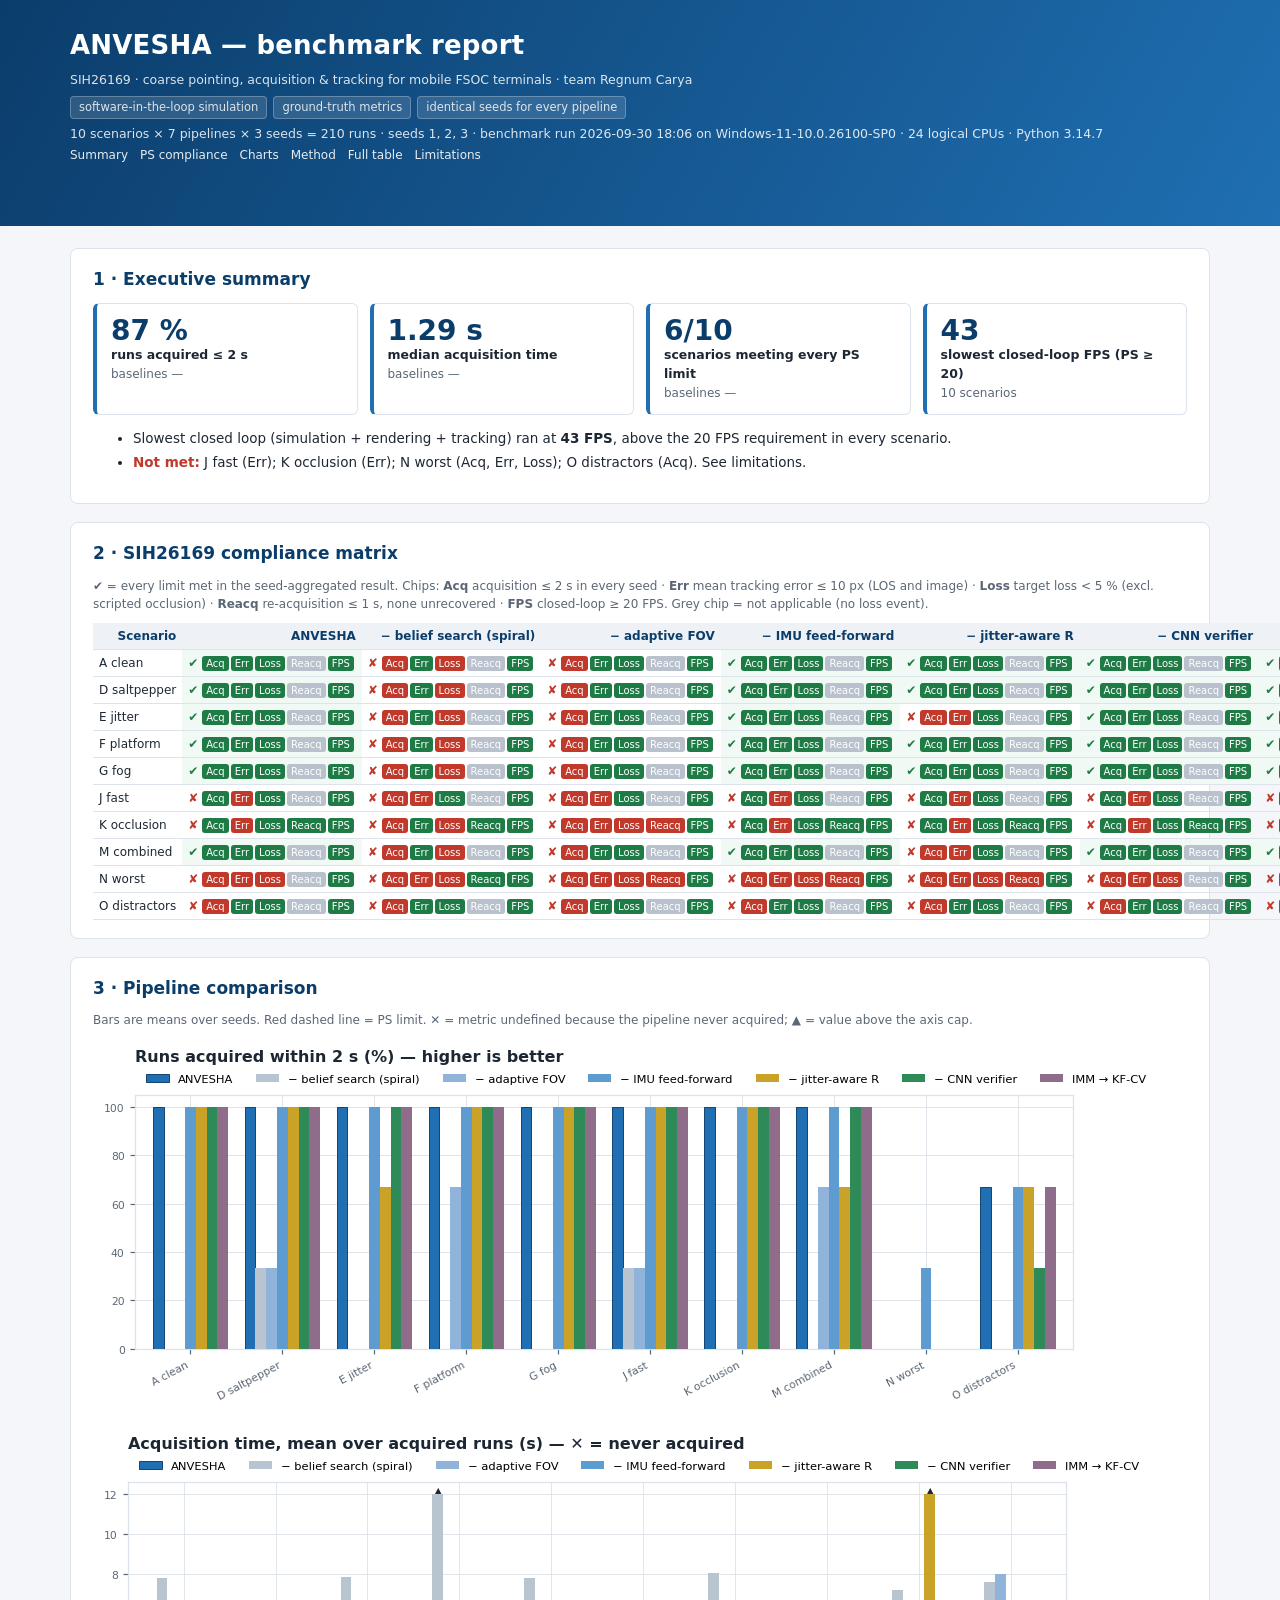
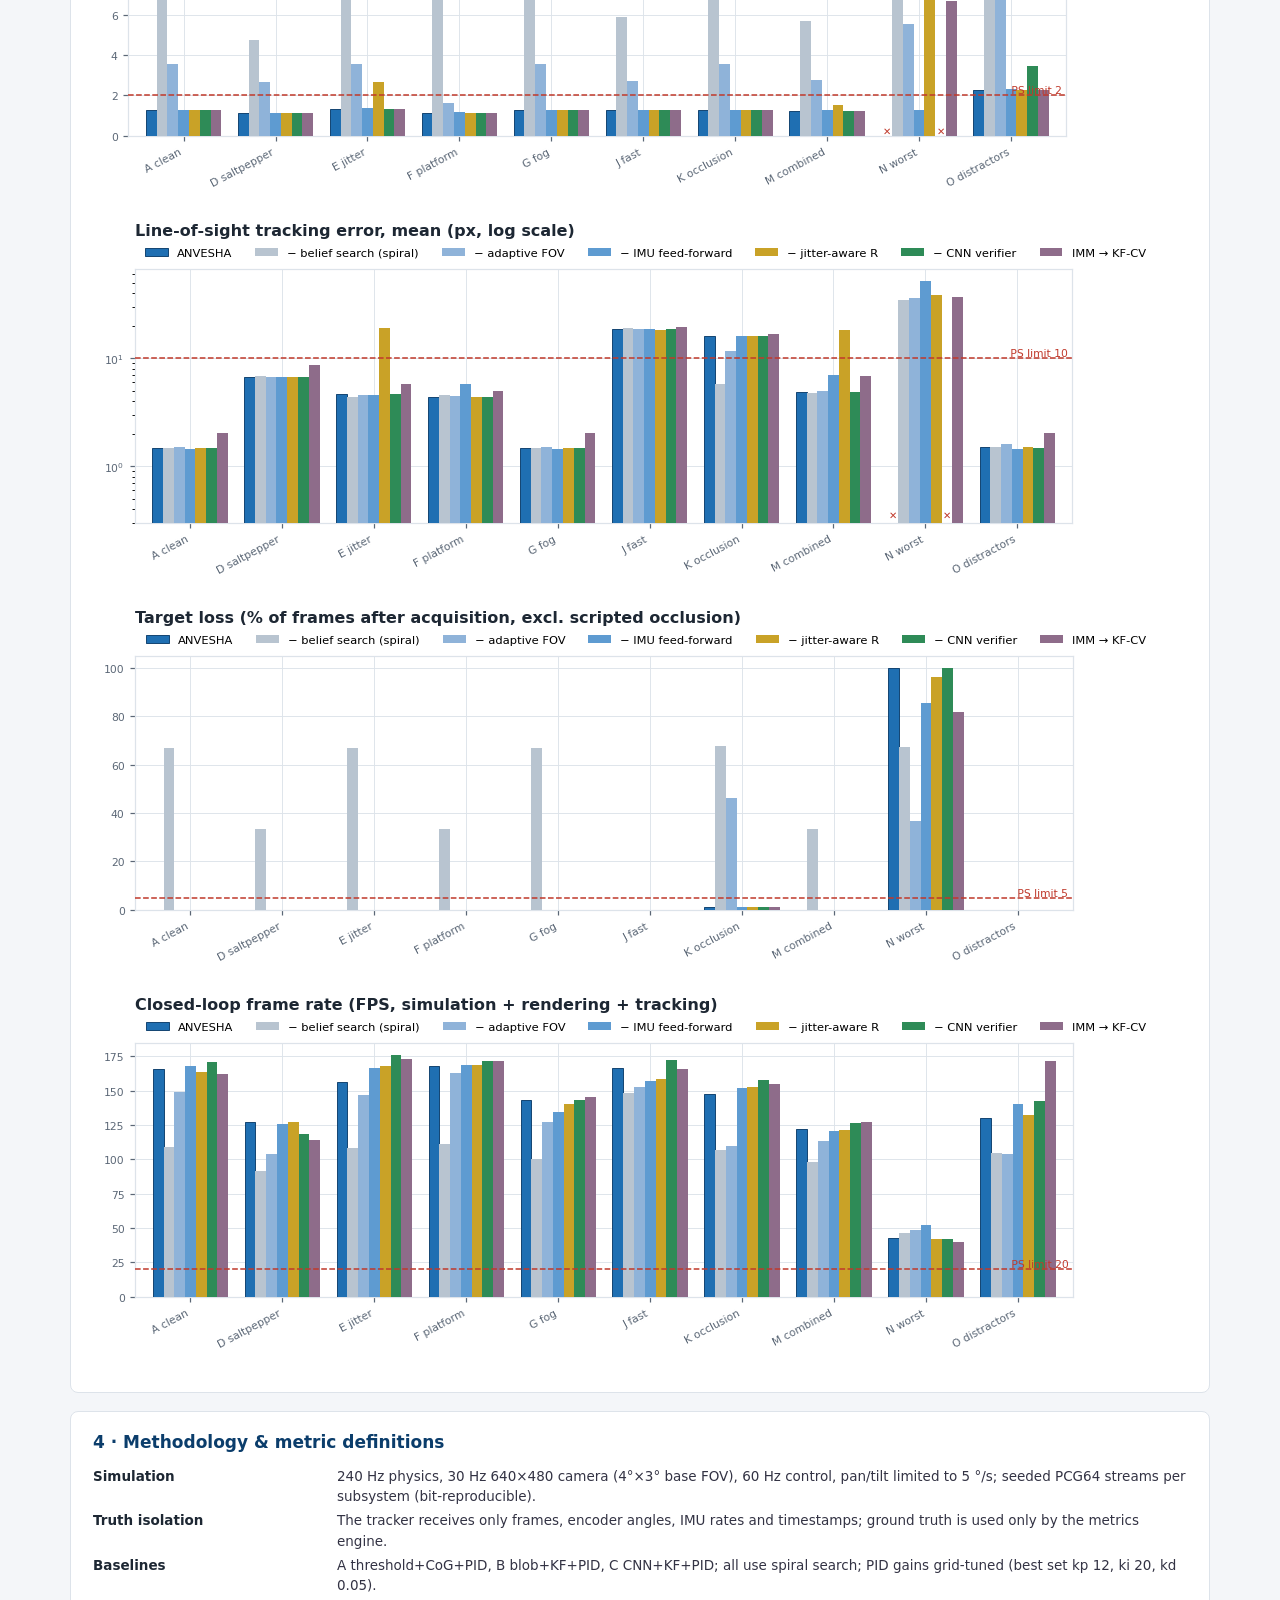
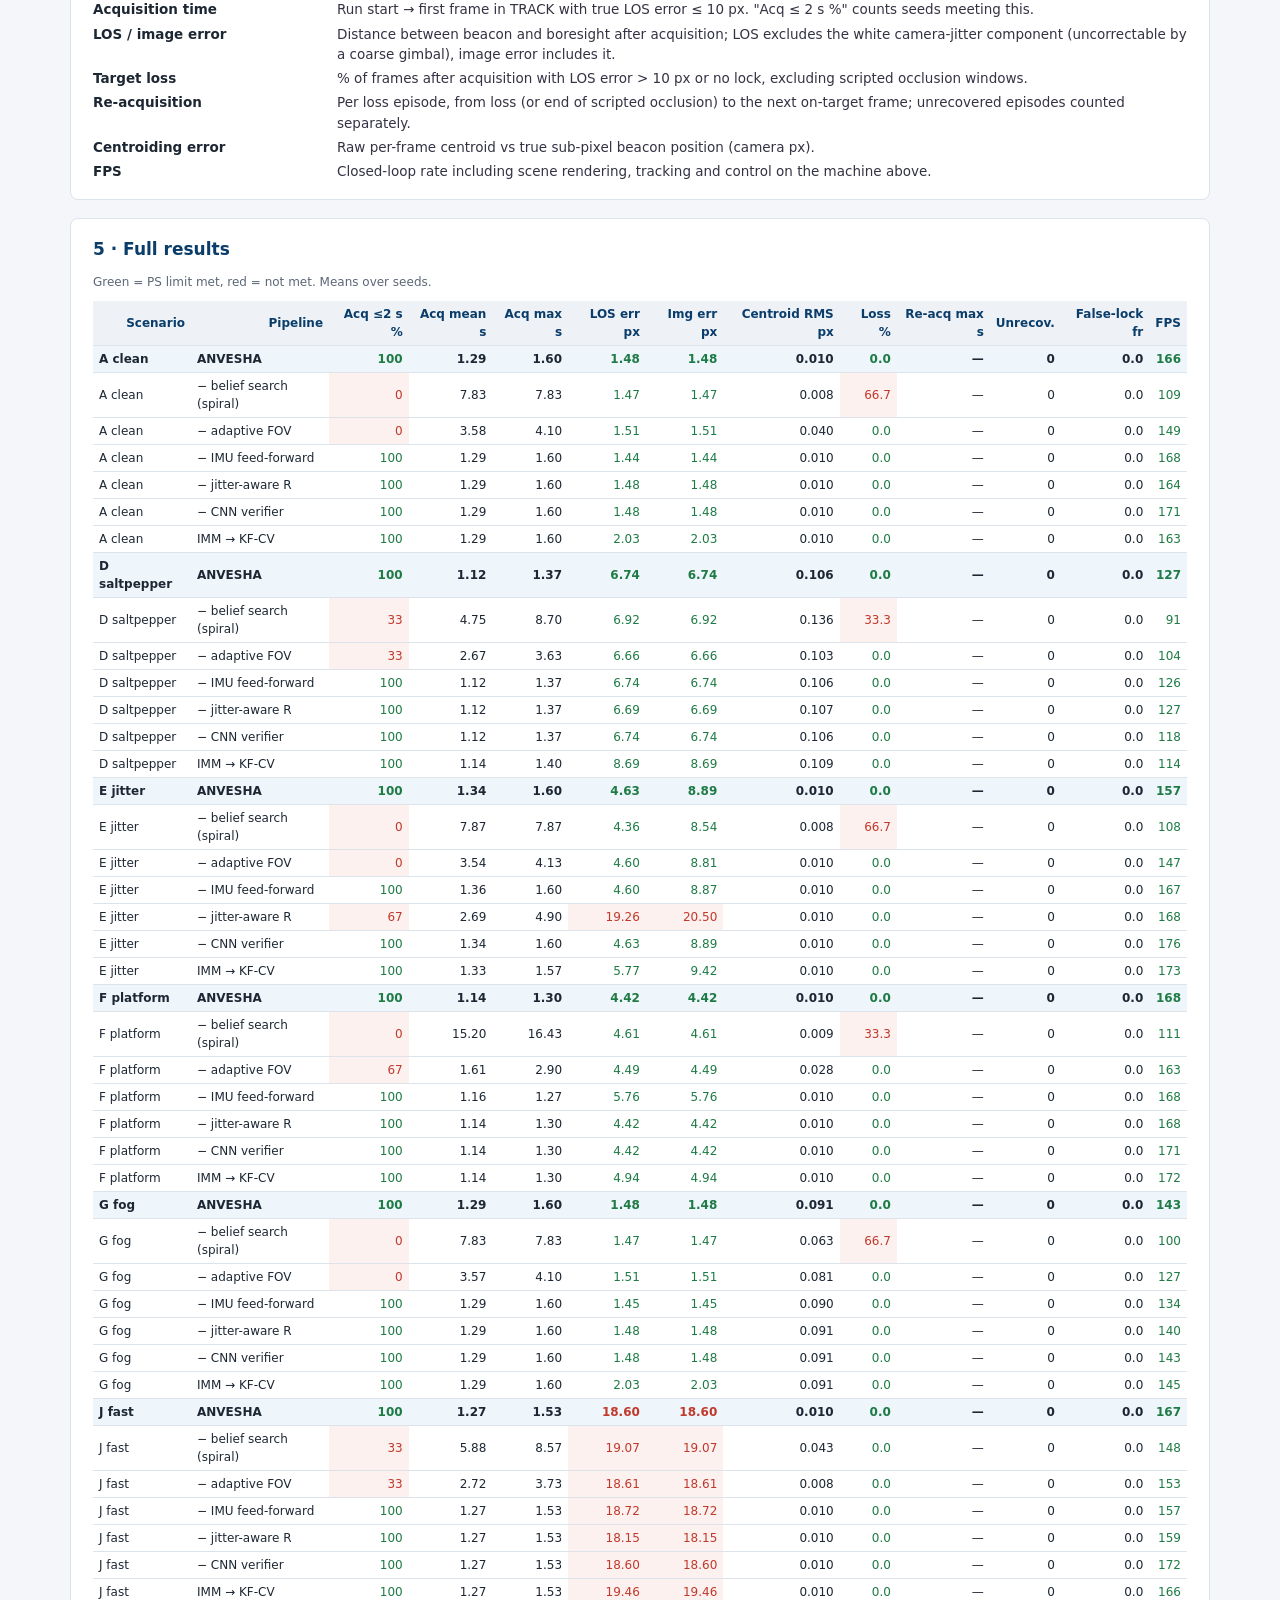
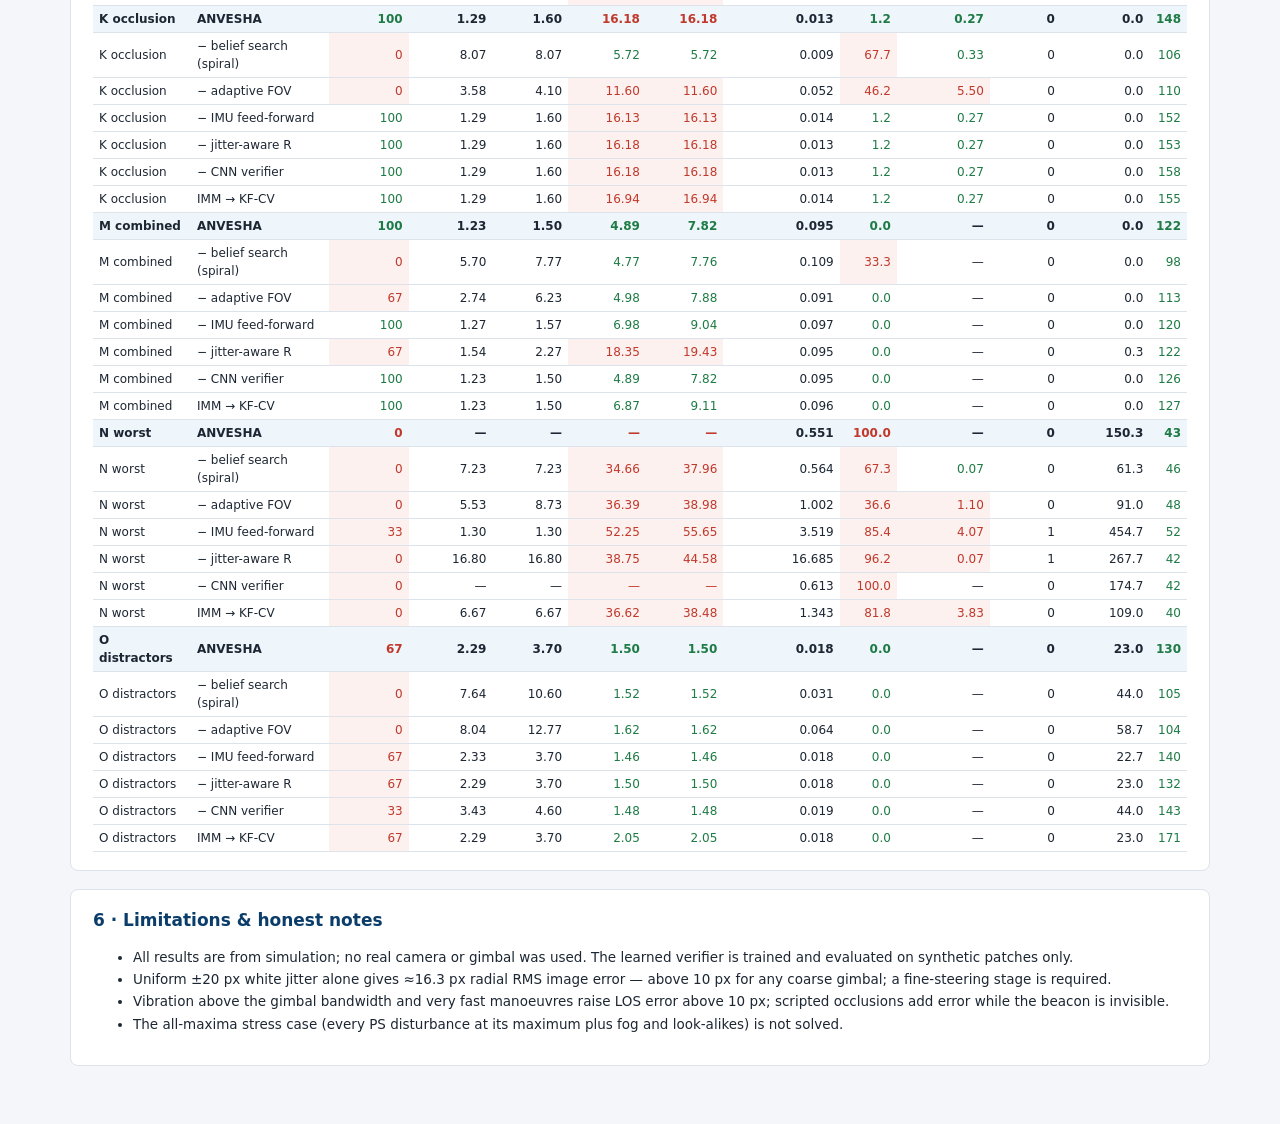
<file: results/ablation/benchmark_report.html>
<!doctype html><html lang='en'><head><meta charset='utf-8'><meta name='viewport' content='width=device-width,initial-scale=1'>
<title>ANVESHA benchmark report</title><style>
:root{--ink:#1d2733;--mut:#5b6776;--grid:#dde3ea;--navy:#0b3d6b;--blue:#1f6fb2;--ok:#1e7b45;--bad:#c0392b}
*{box-sizing:border-box} body{font:13.5px/1.5 'Segoe UI',system-ui,-apple-system,sans-serif;color:var(--ink);background:#f4f6f9;margin:0}
.wrap{max-width:1180px;margin:0 auto;padding:0 20px 40px}
header{background:linear-gradient(120deg,#0b3d6b,#1f6fb2);color:#fff;padding:26px 0 22px;margin-bottom:22px}
header h1{margin:0;font-size:26px;letter-spacing:.2px} header .sub{opacity:.85;font-size:12.5px;margin-top:6px}
.badge{display:inline-block;background:rgba(255,255,255,.16);border:1px solid rgba(255,255,255,.3);border-radius:4px;padding:2px 8px;font-size:11.5px;margin-right:6px}
section{background:#fff;border:1px solid var(--grid);border-radius:8px;padding:18px 22px;margin:0 0 18px}
h2{font-size:17px;margin:0 0 10px;color:var(--navy)} .n{color:var(--mut);font-size:12px;margin:0 0 10px}
.tiles{display:grid;grid-template-columns:repeat(4,1fr);gap:12px} .tile{border:1px solid var(--grid);border-left:4px solid var(--blue);border-radius:6px;padding:12px 14px}
.big{font-size:28px;font-weight:700;color:var(--navy);line-height:1.1} .lab{font-weight:600;font-size:12.5px} .cmp{color:var(--mut);font-size:12px}
ul.find li{margin:3px 0} .bad{color:var(--bad);font-weight:600} .tight li{margin:2px 0}
table{border-collapse:collapse;width:100%;font-size:12px} th,td{border-bottom:1px solid var(--grid);padding:4px 6px;text-align:right;font-variant-numeric:tabular-nums}
th{background:#eef2f6;color:var(--navy);position:sticky;top:0} .l{text-align:left} th.l{text-align:left}
tr.anv td{background:#eef5fb;font-weight:600} td.g{color:var(--ok)} td.r{color:var(--bad);background:#fdf1f0}
table.matrix td{text-align:left;white-space:nowrap} table.matrix td.allok{background:#f0f9f3}
.chip{display:inline-block;font-size:10px;padding:0 4px;border-radius:3px;margin-right:2px;color:#fff} .chip.ok{background:var(--ok)} .chip.no{background:var(--bad)} .chip.na{background:#b8c1cc}
b.ok{color:var(--ok)} b.no{color:var(--bad)} table.abl td.worse{color:var(--bad);background:#fdf1f0;font-weight:600}
img{max-width:100%;display:block;margin:6px 0 14px} code{background:#f1f3f6;padding:0 4px;border-radius:3px}
dl{display:grid;grid-template-columns:230px 1fr;gap:4px 14px;margin:0} dt{font-weight:600} dd{margin:0;color:#334}
nav a{color:#fff;opacity:.9;margin-right:12px;font-size:12px;text-decoration:none}
@media(max-width:800px){.tiles{grid-template-columns:1fr 1fr} dl{grid-template-columns:1fr}}
@media print{body{background:#fff} header{-webkit-print-color-adjust:exact;print-color-adjust:exact} section{break-inside:avoid;border:none;padding:6px 0} th{position:static} nav{display:none}}
</style></head><body>
<header><div class='wrap'><h1>ANVESHA — benchmark report</h1>
<div class='sub'>SIH26169 · coarse pointing, acquisition &amp; tracking for mobile FSOC terminals · team Regnum Carya</div>
<div class='sub'><span class='badge'>software-in-the-loop simulation</span><span class='badge'>ground-truth metrics</span><span class='badge'>identical seeds for every pipeline</span></div>
<div class='sub'>10 scenarios × 7 pipelines × 3 seeds = 210 runs · seeds 1, 2, 3 · benchmark run 2026-09-30 18:06 on Windows-11-10.0.26100-SP0 · 24 logical CPUs · Python 3.14.7</div>
<nav><a href='#summary'>Summary</a><a href='#compliance'>PS compliance</a><a href='#charts'>Charts</a><a href='#method'>Method</a><a href='#table'>Full table</a><a href='#limits'>Limitations</a></nav></div></header>
<div class='wrap'>
<section id='summary'><h2>1 · Executive summary</h2><div class='tiles'><div class='tile'><div class='big'>87 %</div><div class='lab'>runs acquired ≤ 2 s</div><div class='cmp'>baselines —</div></div><div class='tile'><div class='big'>1.29 s</div><div class='lab'>median acquisition time</div><div class='cmp'>baselines —</div></div><div class='tile'><div class='big'>6/10</div><div class='lab'>scenarios meeting every PS limit</div><div class='cmp'>baselines —</div></div><div class='tile'><div class='big'>43</div><div class='lab'>slowest closed-loop FPS (PS ≥ 20)</div><div class='cmp'>10 scenarios</div></div></div><ul class='find'><li>Slowest closed loop (simulation + rendering + tracking) ran at <b>43 FPS</b>, above the 20 FPS requirement in every scenario.</li><li><span class='bad'>Not met:</span> J fast (Err); K occlusion (Err); N worst (Acq, Err, Loss); O distractors (Acq). See limitations.</li></ul></section>
<section id='compliance'><h2>2 · SIH26169 compliance matrix</h2>
<p class='n'>✔ = every limit met in the seed-aggregated result. Chips: <b>Acq</b> acquisition ≤ 2 s in every seed · <b>Err</b> mean tracking error ≤ 10 px (LOS and image) · <b>Loss</b> target loss &lt; 5 % (excl. scripted occlusion) · <b>Reacq</b> re-acquisition ≤ 1 s, none unrecovered · <b>FPS</b> closed-loop ≥ 20 FPS. Grey chip = not applicable (no loss event).</p>
<table class='matrix'><tr><th>Scenario</th><th>ANVESHA</th><th>− belief search (spiral)</th><th>− adaptive FOV</th><th>− IMU feed-forward</th><th>− jitter-aware R</th><th>− CNN verifier</th><th>IMM → KF-CV</th></tr><tr><td class='l'>A clean</td><td class='allok'><b class=ok>✔</b> <span class='chip ok' title='Acq'>Acq</span><span class='chip ok' title='Err'>Err</span><span class='chip ok' title='Loss'>Loss</span><span class='chip na' title='Reacq'>Reacq</span><span class='chip ok' title='FPS'>FPS</span></td><td class=''><b class=no>✘</b> <span class='chip no' title='Acq'>Acq</span><span class='chip ok' title='Err'>Err</span><span class='chip no' title='Loss'>Loss</span><span class='chip na' title='Reacq'>Reacq</span><span class='chip ok' title='FPS'>FPS</span></td><td class=''><b class=no>✘</b> <span class='chip no' title='Acq'>Acq</span><span class='chip ok' title='Err'>Err</span><span class='chip ok' title='Loss'>Loss</span><span class='chip na' title='Reacq'>Reacq</span><span class='chip ok' title='FPS'>FPS</span></td><td class='allok'><b class=ok>✔</b> <span class='chip ok' title='Acq'>Acq</span><span class='chip ok' title='Err'>Err</span><span class='chip ok' title='Loss'>Loss</span><span class='chip na' title='Reacq'>Reacq</span><span class='chip ok' title='FPS'>FPS</span></td><td class='allok'><b class=ok>✔</b> <span class='chip ok' title='Acq'>Acq</span><span class='chip ok' title='Err'>Err</span><span class='chip ok' title='Loss'>Loss</span><span class='chip na' title='Reacq'>Reacq</span><span class='chip ok' title='FPS'>FPS</span></td><td class='allok'><b class=ok>✔</b> <span class='chip ok' title='Acq'>Acq</span><span class='chip ok' title='Err'>Err</span><span class='chip ok' title='Loss'>Loss</span><span class='chip na' title='Reacq'>Reacq</span><span class='chip ok' title='FPS'>FPS</span></td><td class='allok'><b class=ok>✔</b> <span class='chip ok' title='Acq'>Acq</span><span class='chip ok' title='Err'>Err</span><span class='chip ok' title='Loss'>Loss</span><span class='chip na' title='Reacq'>Reacq</span><span class='chip ok' title='FPS'>FPS</span></td></tr><tr><td class='l'>D saltpepper</td><td class='allok'><b class=ok>✔</b> <span class='chip ok' title='Acq'>Acq</span><span class='chip ok' title='Err'>Err</span><span class='chip ok' title='Loss'>Loss</span><span class='chip na' title='Reacq'>Reacq</span><span class='chip ok' title='FPS'>FPS</span></td><td class=''><b class=no>✘</b> <span class='chip no' title='Acq'>Acq</span><span class='chip ok' title='Err'>Err</span><span class='chip no' title='Loss'>Loss</span><span class='chip na' title='Reacq'>Reacq</span><span class='chip ok' title='FPS'>FPS</span></td><td class=''><b class=no>✘</b> <span class='chip no' title='Acq'>Acq</span><span class='chip ok' title='Err'>Err</span><span class='chip ok' title='Loss'>Loss</span><span class='chip na' title='Reacq'>Reacq</span><span class='chip ok' title='FPS'>FPS</span></td><td class='allok'><b class=ok>✔</b> <span class='chip ok' title='Acq'>Acq</span><span class='chip ok' title='Err'>Err</span><span class='chip ok' title='Loss'>Loss</span><span class='chip na' title='Reacq'>Reacq</span><span class='chip ok' title='FPS'>FPS</span></td><td class='allok'><b class=ok>✔</b> <span class='chip ok' title='Acq'>Acq</span><span class='chip ok' title='Err'>Err</span><span class='chip ok' title='Loss'>Loss</span><span class='chip na' title='Reacq'>Reacq</span><span class='chip ok' title='FPS'>FPS</span></td><td class='allok'><b class=ok>✔</b> <span class='chip ok' title='Acq'>Acq</span><span class='chip ok' title='Err'>Err</span><span class='chip ok' title='Loss'>Loss</span><span class='chip na' title='Reacq'>Reacq</span><span class='chip ok' title='FPS'>FPS</span></td><td class='allok'><b class=ok>✔</b> <span class='chip ok' title='Acq'>Acq</span><span class='chip ok' title='Err'>Err</span><span class='chip ok' title='Loss'>Loss</span><span class='chip na' title='Reacq'>Reacq</span><span class='chip ok' title='FPS'>FPS</span></td></tr><tr><td class='l'>E jitter</td><td class='allok'><b class=ok>✔</b> <span class='chip ok' title='Acq'>Acq</span><span class='chip ok' title='Err'>Err</span><span class='chip ok' title='Loss'>Loss</span><span class='chip na' title='Reacq'>Reacq</span><span class='chip ok' title='FPS'>FPS</span></td><td class=''><b class=no>✘</b> <span class='chip no' title='Acq'>Acq</span><span class='chip ok' title='Err'>Err</span><span class='chip no' title='Loss'>Loss</span><span class='chip na' title='Reacq'>Reacq</span><span class='chip ok' title='FPS'>FPS</span></td><td class=''><b class=no>✘</b> <span class='chip no' title='Acq'>Acq</span><span class='chip ok' title='Err'>Err</span><span class='chip ok' title='Loss'>Loss</span><span class='chip na' title='Reacq'>Reacq</span><span class='chip ok' title='FPS'>FPS</span></td><td class='allok'><b class=ok>✔</b> <span class='chip ok' title='Acq'>Acq</span><span class='chip ok' title='Err'>Err</span><span class='chip ok' title='Loss'>Loss</span><span class='chip na' title='Reacq'>Reacq</span><span class='chip ok' title='FPS'>FPS</span></td><td class=''><b class=no>✘</b> <span class='chip no' title='Acq'>Acq</span><span class='chip no' title='Err'>Err</span><span class='chip ok' title='Loss'>Loss</span><span class='chip na' title='Reacq'>Reacq</span><span class='chip ok' title='FPS'>FPS</span></td><td class='allok'><b class=ok>✔</b> <span class='chip ok' title='Acq'>Acq</span><span class='chip ok' title='Err'>Err</span><span class='chip ok' title='Loss'>Loss</span><span class='chip na' title='Reacq'>Reacq</span><span class='chip ok' title='FPS'>FPS</span></td><td class='allok'><b class=ok>✔</b> <span class='chip ok' title='Acq'>Acq</span><span class='chip ok' title='Err'>Err</span><span class='chip ok' title='Loss'>Loss</span><span class='chip na' title='Reacq'>Reacq</span><span class='chip ok' title='FPS'>FPS</span></td></tr><tr><td class='l'>F platform</td><td class='allok'><b class=ok>✔</b> <span class='chip ok' title='Acq'>Acq</span><span class='chip ok' title='Err'>Err</span><span class='chip ok' title='Loss'>Loss</span><span class='chip na' title='Reacq'>Reacq</span><span class='chip ok' title='FPS'>FPS</span></td><td class=''><b class=no>✘</b> <span class='chip no' title='Acq'>Acq</span><span class='chip ok' title='Err'>Err</span><span class='chip no' title='Loss'>Loss</span><span class='chip na' title='Reacq'>Reacq</span><span class='chip ok' title='FPS'>FPS</span></td><td class=''><b class=no>✘</b> <span class='chip no' title='Acq'>Acq</span><span class='chip ok' title='Err'>Err</span><span class='chip ok' title='Loss'>Loss</span><span class='chip na' title='Reacq'>Reacq</span><span class='chip ok' title='FPS'>FPS</span></td><td class='allok'><b class=ok>✔</b> <span class='chip ok' title='Acq'>Acq</span><span class='chip ok' title='Err'>Err</span><span class='chip ok' title='Loss'>Loss</span><span class='chip na' title='Reacq'>Reacq</span><span class='chip ok' title='FPS'>FPS</span></td><td class='allok'><b class=ok>✔</b> <span class='chip ok' title='Acq'>Acq</span><span class='chip ok' title='Err'>Err</span><span class='chip ok' title='Loss'>Loss</span><span class='chip na' title='Reacq'>Reacq</span><span class='chip ok' title='FPS'>FPS</span></td><td class='allok'><b class=ok>✔</b> <span class='chip ok' title='Acq'>Acq</span><span class='chip ok' title='Err'>Err</span><span class='chip ok' title='Loss'>Loss</span><span class='chip na' title='Reacq'>Reacq</span><span class='chip ok' title='FPS'>FPS</span></td><td class='allok'><b class=ok>✔</b> <span class='chip ok' title='Acq'>Acq</span><span class='chip ok' title='Err'>Err</span><span class='chip ok' title='Loss'>Loss</span><span class='chip na' title='Reacq'>Reacq</span><span class='chip ok' title='FPS'>FPS</span></td></tr><tr><td class='l'>G fog</td><td class='allok'><b class=ok>✔</b> <span class='chip ok' title='Acq'>Acq</span><span class='chip ok' title='Err'>Err</span><span class='chip ok' title='Loss'>Loss</span><span class='chip na' title='Reacq'>Reacq</span><span class='chip ok' title='FPS'>FPS</span></td><td class=''><b class=no>✘</b> <span class='chip no' title='Acq'>Acq</span><span class='chip ok' title='Err'>Err</span><span class='chip no' title='Loss'>Loss</span><span class='chip na' title='Reacq'>Reacq</span><span class='chip ok' title='FPS'>FPS</span></td><td class=''><b class=no>✘</b> <span class='chip no' title='Acq'>Acq</span><span class='chip ok' title='Err'>Err</span><span class='chip ok' title='Loss'>Loss</span><span class='chip na' title='Reacq'>Reacq</span><span class='chip ok' title='FPS'>FPS</span></td><td class='allok'><b class=ok>✔</b> <span class='chip ok' title='Acq'>Acq</span><span class='chip ok' title='Err'>Err</span><span class='chip ok' title='Loss'>Loss</span><span class='chip na' title='Reacq'>Reacq</span><span class='chip ok' title='FPS'>FPS</span></td><td class='allok'><b class=ok>✔</b> <span class='chip ok' title='Acq'>Acq</span><span class='chip ok' title='Err'>Err</span><span class='chip ok' title='Loss'>Loss</span><span class='chip na' title='Reacq'>Reacq</span><span class='chip ok' title='FPS'>FPS</span></td><td class='allok'><b class=ok>✔</b> <span class='chip ok' title='Acq'>Acq</span><span class='chip ok' title='Err'>Err</span><span class='chip ok' title='Loss'>Loss</span><span class='chip na' title='Reacq'>Reacq</span><span class='chip ok' title='FPS'>FPS</span></td><td class='allok'><b class=ok>✔</b> <span class='chip ok' title='Acq'>Acq</span><span class='chip ok' title='Err'>Err</span><span class='chip ok' title='Loss'>Loss</span><span class='chip na' title='Reacq'>Reacq</span><span class='chip ok' title='FPS'>FPS</span></td></tr><tr><td class='l'>J fast</td><td class=''><b class=no>✘</b> <span class='chip ok' title='Acq'>Acq</span><span class='chip no' title='Err'>Err</span><span class='chip ok' title='Loss'>Loss</span><span class='chip na' title='Reacq'>Reacq</span><span class='chip ok' title='FPS'>FPS</span></td><td class=''><b class=no>✘</b> <span class='chip no' title='Acq'>Acq</span><span class='chip no' title='Err'>Err</span><span class='chip ok' title='Loss'>Loss</span><span class='chip na' title='Reacq'>Reacq</span><span class='chip ok' title='FPS'>FPS</span></td><td class=''><b class=no>✘</b> <span class='chip no' title='Acq'>Acq</span><span class='chip no' title='Err'>Err</span><span class='chip ok' title='Loss'>Loss</span><span class='chip na' title='Reacq'>Reacq</span><span class='chip ok' title='FPS'>FPS</span></td><td class=''><b class=no>✘</b> <span class='chip ok' title='Acq'>Acq</span><span class='chip no' title='Err'>Err</span><span class='chip ok' title='Loss'>Loss</span><span class='chip na' title='Reacq'>Reacq</span><span class='chip ok' title='FPS'>FPS</span></td><td class=''><b class=no>✘</b> <span class='chip ok' title='Acq'>Acq</span><span class='chip no' title='Err'>Err</span><span class='chip ok' title='Loss'>Loss</span><span class='chip na' title='Reacq'>Reacq</span><span class='chip ok' title='FPS'>FPS</span></td><td class=''><b class=no>✘</b> <span class='chip ok' title='Acq'>Acq</span><span class='chip no' title='Err'>Err</span><span class='chip ok' title='Loss'>Loss</span><span class='chip na' title='Reacq'>Reacq</span><span class='chip ok' title='FPS'>FPS</span></td><td class=''><b class=no>✘</b> <span class='chip ok' title='Acq'>Acq</span><span class='chip no' title='Err'>Err</span><span class='chip ok' title='Loss'>Loss</span><span class='chip na' title='Reacq'>Reacq</span><span class='chip ok' title='FPS'>FPS</span></td></tr><tr><td class='l'>K occlusion</td><td class=''><b class=no>✘</b> <span class='chip ok' title='Acq'>Acq</span><span class='chip no' title='Err'>Err</span><span class='chip ok' title='Loss'>Loss</span><span class='chip ok' title='Reacq'>Reacq</span><span class='chip ok' title='FPS'>FPS</span></td><td class=''><b class=no>✘</b> <span class='chip no' title='Acq'>Acq</span><span class='chip ok' title='Err'>Err</span><span class='chip no' title='Loss'>Loss</span><span class='chip ok' title='Reacq'>Reacq</span><span class='chip ok' title='FPS'>FPS</span></td><td class=''><b class=no>✘</b> <span class='chip no' title='Acq'>Acq</span><span class='chip no' title='Err'>Err</span><span class='chip no' title='Loss'>Loss</span><span class='chip no' title='Reacq'>Reacq</span><span class='chip ok' title='FPS'>FPS</span></td><td class=''><b class=no>✘</b> <span class='chip ok' title='Acq'>Acq</span><span class='chip no' title='Err'>Err</span><span class='chip ok' title='Loss'>Loss</span><span class='chip ok' title='Reacq'>Reacq</span><span class='chip ok' title='FPS'>FPS</span></td><td class=''><b class=no>✘</b> <span class='chip ok' title='Acq'>Acq</span><span class='chip no' title='Err'>Err</span><span class='chip ok' title='Loss'>Loss</span><span class='chip ok' title='Reacq'>Reacq</span><span class='chip ok' title='FPS'>FPS</span></td><td class=''><b class=no>✘</b> <span class='chip ok' title='Acq'>Acq</span><span class='chip no' title='Err'>Err</span><span class='chip ok' title='Loss'>Loss</span><span class='chip ok' title='Reacq'>Reacq</span><span class='chip ok' title='FPS'>FPS</span></td><td class=''><b class=no>✘</b> <span class='chip ok' title='Acq'>Acq</span><span class='chip no' title='Err'>Err</span><span class='chip ok' title='Loss'>Loss</span><span class='chip ok' title='Reacq'>Reacq</span><span class='chip ok' title='FPS'>FPS</span></td></tr><tr><td class='l'>M combined</td><td class='allok'><b class=ok>✔</b> <span class='chip ok' title='Acq'>Acq</span><span class='chip ok' title='Err'>Err</span><span class='chip ok' title='Loss'>Loss</span><span class='chip na' title='Reacq'>Reacq</span><span class='chip ok' title='FPS'>FPS</span></td><td class=''><b class=no>✘</b> <span class='chip no' title='Acq'>Acq</span><span class='chip ok' title='Err'>Err</span><span class='chip no' title='Loss'>Loss</span><span class='chip na' title='Reacq'>Reacq</span><span class='chip ok' title='FPS'>FPS</span></td><td class=''><b class=no>✘</b> <span class='chip no' title='Acq'>Acq</span><span class='chip ok' title='Err'>Err</span><span class='chip ok' title='Loss'>Loss</span><span class='chip na' title='Reacq'>Reacq</span><span class='chip ok' title='FPS'>FPS</span></td><td class='allok'><b class=ok>✔</b> <span class='chip ok' title='Acq'>Acq</span><span class='chip ok' title='Err'>Err</span><span class='chip ok' title='Loss'>Loss</span><span class='chip na' title='Reacq'>Reacq</span><span class='chip ok' title='FPS'>FPS</span></td><td class=''><b class=no>✘</b> <span class='chip no' title='Acq'>Acq</span><span class='chip no' title='Err'>Err</span><span class='chip ok' title='Loss'>Loss</span><span class='chip na' title='Reacq'>Reacq</span><span class='chip ok' title='FPS'>FPS</span></td><td class='allok'><b class=ok>✔</b> <span class='chip ok' title='Acq'>Acq</span><span class='chip ok' title='Err'>Err</span><span class='chip ok' title='Loss'>Loss</span><span class='chip na' title='Reacq'>Reacq</span><span class='chip ok' title='FPS'>FPS</span></td><td class='allok'><b class=ok>✔</b> <span class='chip ok' title='Acq'>Acq</span><span class='chip ok' title='Err'>Err</span><span class='chip ok' title='Loss'>Loss</span><span class='chip na' title='Reacq'>Reacq</span><span class='chip ok' title='FPS'>FPS</span></td></tr><tr><td class='l'>N worst</td><td class=''><b class=no>✘</b> <span class='chip no' title='Acq'>Acq</span><span class='chip no' title='Err'>Err</span><span class='chip no' title='Loss'>Loss</span><span class='chip na' title='Reacq'>Reacq</span><span class='chip ok' title='FPS'>FPS</span></td><td class=''><b class=no>✘</b> <span class='chip no' title='Acq'>Acq</span><span class='chip no' title='Err'>Err</span><span class='chip no' title='Loss'>Loss</span><span class='chip ok' title='Reacq'>Reacq</span><span class='chip ok' title='FPS'>FPS</span></td><td class=''><b class=no>✘</b> <span class='chip no' title='Acq'>Acq</span><span class='chip no' title='Err'>Err</span><span class='chip no' title='Loss'>Loss</span><span class='chip no' title='Reacq'>Reacq</span><span class='chip ok' title='FPS'>FPS</span></td><td class=''><b class=no>✘</b> <span class='chip no' title='Acq'>Acq</span><span class='chip no' title='Err'>Err</span><span class='chip no' title='Loss'>Loss</span><span class='chip no' title='Reacq'>Reacq</span><span class='chip ok' title='FPS'>FPS</span></td><td class=''><b class=no>✘</b> <span class='chip no' title='Acq'>Acq</span><span class='chip no' title='Err'>Err</span><span class='chip no' title='Loss'>Loss</span><span class='chip no' title='Reacq'>Reacq</span><span class='chip ok' title='FPS'>FPS</span></td><td class=''><b class=no>✘</b> <span class='chip no' title='Acq'>Acq</span><span class='chip no' title='Err'>Err</span><span class='chip no' title='Loss'>Loss</span><span class='chip na' title='Reacq'>Reacq</span><span class='chip ok' title='FPS'>FPS</span></td><td class=''><b class=no>✘</b> <span class='chip no' title='Acq'>Acq</span><span class='chip no' title='Err'>Err</span><span class='chip no' title='Loss'>Loss</span><span class='chip no' title='Reacq'>Reacq</span><span class='chip ok' title='FPS'>FPS</span></td></tr><tr><td class='l'>O distractors</td><td class=''><b class=no>✘</b> <span class='chip no' title='Acq'>Acq</span><span class='chip ok' title='Err'>Err</span><span class='chip ok' title='Loss'>Loss</span><span class='chip na' title='Reacq'>Reacq</span><span class='chip ok' title='FPS'>FPS</span></td><td class=''><b class=no>✘</b> <span class='chip no' title='Acq'>Acq</span><span class='chip ok' title='Err'>Err</span><span class='chip ok' title='Loss'>Loss</span><span class='chip na' title='Reacq'>Reacq</span><span class='chip ok' title='FPS'>FPS</span></td><td class=''><b class=no>✘</b> <span class='chip no' title='Acq'>Acq</span><span class='chip ok' title='Err'>Err</span><span class='chip ok' title='Loss'>Loss</span><span class='chip na' title='Reacq'>Reacq</span><span class='chip ok' title='FPS'>FPS</span></td><td class=''><b class=no>✘</b> <span class='chip no' title='Acq'>Acq</span><span class='chip ok' title='Err'>Err</span><span class='chip ok' title='Loss'>Loss</span><span class='chip na' title='Reacq'>Reacq</span><span class='chip ok' title='FPS'>FPS</span></td><td class=''><b class=no>✘</b> <span class='chip no' title='Acq'>Acq</span><span class='chip ok' title='Err'>Err</span><span class='chip ok' title='Loss'>Loss</span><span class='chip na' title='Reacq'>Reacq</span><span class='chip ok' title='FPS'>FPS</span></td><td class=''><b class=no>✘</b> <span class='chip no' title='Acq'>Acq</span><span class='chip ok' title='Err'>Err</span><span class='chip ok' title='Loss'>Loss</span><span class='chip na' title='Reacq'>Reacq</span><span class='chip ok' title='FPS'>FPS</span></td><td class=''><b class=no>✘</b> <span class='chip no' title='Acq'>Acq</span><span class='chip ok' title='Err'>Err</span><span class='chip ok' title='Loss'>Loss</span><span class='chip na' title='Reacq'>Reacq</span><span class='chip ok' title='FPS'>FPS</span></td></tr></table></section>
<section id='charts'><h2>3 · Pipeline comparison</h2><p class='n'>Bars are means over seeds. Red dashed line = PS limit. ✕ = metric undefined because the pipeline never acquired; ▲ = value above the axis cap.</p>
<img src='[data-uri]' alt='chart'/><img src='[data-uri]' alt='chart'/><img src='[data-uri]' alt='chart'/><img src='[data-uri]' alt='chart'/><img src='[data-uri]' alt='chart'/></section>

<section id='method'><h2>4 · Methodology &amp; metric definitions</h2><dl>
<dt>Simulation</dt><dd>240 Hz physics, 30 Hz 640×480 camera (4°×3° base FOV), 60 Hz control, pan/tilt limited to 5 °/s; seeded PCG64 streams per subsystem (bit-reproducible).</dd>
<dt>Truth isolation</dt><dd>The tracker receives only frames, encoder angles, IMU rates and timestamps; ground truth is used only by the metrics engine.</dd>
<dt>Baselines</dt><dd>A threshold+CoG+PID, B blob+KF+PID, C CNN+KF+PID; all use spiral search; PID gains grid-tuned (best set kp 12, ki 20, kd 0.05).</dd>
<dt>Acquisition time</dt><dd>Run start → first frame in TRACK with true LOS error ≤ 10 px. "Acq ≤ 2 s %" counts seeds meeting this.</dd>
<dt>LOS / image error</dt><dd>Distance between beacon and boresight after acquisition; LOS excludes the white camera-jitter component (uncorrectable by a coarse gimbal), image error includes it.</dd>
<dt>Target loss</dt><dd>% of frames after acquisition with LOS error &gt; 10 px or no lock, excluding scripted occlusion windows.</dd>
<dt>Re-acquisition</dt><dd>Per loss episode, from loss (or end of scripted occlusion) to the next on-target frame; unrecovered episodes counted separately.</dd>
<dt>Centroiding error</dt><dd>Raw per-frame centroid vs true sub-pixel beacon position (camera px).</dd>
<dt>FPS</dt><dd>Closed-loop rate including scene rendering, tracking and control on the machine above.</dd>
</dl></section>
<section id='table'><h2>5 · Full results</h2><p class='n'>Green = PS limit met, red = not met. Means over seeds.</p><div style='overflow-x:auto'><table><tr><th>Scenario</th><th>Pipeline</th><th>Acq ≤2 s %</th><th>Acq mean s</th><th>Acq max s</th><th>LOS err px</th><th>Img err px</th><th>Centroid RMS px</th><th>Loss %</th><th>Re-acq max s</th><th>Unrecov.</th><th>False-lock fr</th><th>FPS</th></tr><tr class='anv'><td class='l'>A clean</td><td class='l'>ANVESHA</td><td class='g'>100</td><td>1.29</td><td>1.60</td><td class='g'>1.48</td><td class='g'>1.48</td><td>0.010</td><td class='g'>0.0</td><td class=''>—</td><td>0</td><td>0.0</td><td class='g'>166</td></tr><tr class=''><td class='l'>A clean</td><td class='l'>− belief search (spiral)</td><td class='r'>0</td><td>7.83</td><td>7.83</td><td class='g'>1.47</td><td class='g'>1.47</td><td>0.008</td><td class='r'>66.7</td><td class=''>—</td><td>0</td><td>0.0</td><td class='g'>109</td></tr><tr class=''><td class='l'>A clean</td><td class='l'>− adaptive FOV</td><td class='r'>0</td><td>3.58</td><td>4.10</td><td class='g'>1.51</td><td class='g'>1.51</td><td>0.040</td><td class='g'>0.0</td><td class=''>—</td><td>0</td><td>0.0</td><td class='g'>149</td></tr><tr class=''><td class='l'>A clean</td><td class='l'>− IMU feed-forward</td><td class='g'>100</td><td>1.29</td><td>1.60</td><td class='g'>1.44</td><td class='g'>1.44</td><td>0.010</td><td class='g'>0.0</td><td class=''>—</td><td>0</td><td>0.0</td><td class='g'>168</td></tr><tr class=''><td class='l'>A clean</td><td class='l'>− jitter-aware R</td><td class='g'>100</td><td>1.29</td><td>1.60</td><td class='g'>1.48</td><td class='g'>1.48</td><td>0.010</td><td class='g'>0.0</td><td class=''>—</td><td>0</td><td>0.0</td><td class='g'>164</td></tr><tr class=''><td class='l'>A clean</td><td class='l'>− CNN verifier</td><td class='g'>100</td><td>1.29</td><td>1.60</td><td class='g'>1.48</td><td class='g'>1.48</td><td>0.010</td><td class='g'>0.0</td><td class=''>—</td><td>0</td><td>0.0</td><td class='g'>171</td></tr><tr class=''><td class='l'>A clean</td><td class='l'>IMM → KF-CV</td><td class='g'>100</td><td>1.29</td><td>1.60</td><td class='g'>2.03</td><td class='g'>2.03</td><td>0.010</td><td class='g'>0.0</td><td class=''>—</td><td>0</td><td>0.0</td><td class='g'>163</td></tr><tr class='anv'><td class='l'>D saltpepper</td><td class='l'>ANVESHA</td><td class='g'>100</td><td>1.12</td><td>1.37</td><td class='g'>6.74</td><td class='g'>6.74</td><td>0.106</td><td class='g'>0.0</td><td class=''>—</td><td>0</td><td>0.0</td><td class='g'>127</td></tr><tr class=''><td class='l'>D saltpepper</td><td class='l'>− belief search (spiral)</td><td class='r'>33</td><td>4.75</td><td>8.70</td><td class='g'>6.92</td><td class='g'>6.92</td><td>0.136</td><td class='r'>33.3</td><td class=''>—</td><td>0</td><td>0.0</td><td class='g'>91</td></tr><tr class=''><td class='l'>D saltpepper</td><td class='l'>− adaptive FOV</td><td class='r'>33</td><td>2.67</td><td>3.63</td><td class='g'>6.66</td><td class='g'>6.66</td><td>0.103</td><td class='g'>0.0</td><td class=''>—</td><td>0</td><td>0.0</td><td class='g'>104</td></tr><tr class=''><td class='l'>D saltpepper</td><td class='l'>− IMU feed-forward</td><td class='g'>100</td><td>1.12</td><td>1.37</td><td class='g'>6.74</td><td class='g'>6.74</td><td>0.106</td><td class='g'>0.0</td><td class=''>—</td><td>0</td><td>0.0</td><td class='g'>126</td></tr><tr class=''><td class='l'>D saltpepper</td><td class='l'>− jitter-aware R</td><td class='g'>100</td><td>1.12</td><td>1.37</td><td class='g'>6.69</td><td class='g'>6.69</td><td>0.107</td><td class='g'>0.0</td><td class=''>—</td><td>0</td><td>0.0</td><td class='g'>127</td></tr><tr class=''><td class='l'>D saltpepper</td><td class='l'>− CNN verifier</td><td class='g'>100</td><td>1.12</td><td>1.37</td><td class='g'>6.74</td><td class='g'>6.74</td><td>0.106</td><td class='g'>0.0</td><td class=''>—</td><td>0</td><td>0.0</td><td class='g'>118</td></tr><tr class=''><td class='l'>D saltpepper</td><td class='l'>IMM → KF-CV</td><td class='g'>100</td><td>1.14</td><td>1.40</td><td class='g'>8.69</td><td class='g'>8.69</td><td>0.109</td><td class='g'>0.0</td><td class=''>—</td><td>0</td><td>0.0</td><td class='g'>114</td></tr><tr class='anv'><td class='l'>E jitter</td><td class='l'>ANVESHA</td><td class='g'>100</td><td>1.34</td><td>1.60</td><td class='g'>4.63</td><td class='g'>8.89</td><td>0.010</td><td class='g'>0.0</td><td class=''>—</td><td>0</td><td>0.0</td><td class='g'>157</td></tr><tr class=''><td class='l'>E jitter</td><td class='l'>− belief search (spiral)</td><td class='r'>0</td><td>7.87</td><td>7.87</td><td class='g'>4.36</td><td class='g'>8.54</td><td>0.008</td><td class='r'>66.7</td><td class=''>—</td><td>0</td><td>0.0</td><td class='g'>108</td></tr><tr class=''><td class='l'>E jitter</td><td class='l'>− adaptive FOV</td><td class='r'>0</td><td>3.54</td><td>4.13</td><td class='g'>4.60</td><td class='g'>8.81</td><td>0.010</td><td class='g'>0.0</td><td class=''>—</td><td>0</td><td>0.0</td><td class='g'>147</td></tr><tr class=''><td class='l'>E jitter</td><td class='l'>− IMU feed-forward</td><td class='g'>100</td><td>1.36</td><td>1.60</td><td class='g'>4.60</td><td class='g'>8.87</td><td>0.010</td><td class='g'>0.0</td><td class=''>—</td><td>0</td><td>0.0</td><td class='g'>167</td></tr><tr class=''><td class='l'>E jitter</td><td class='l'>− jitter-aware R</td><td class='r'>67</td><td>2.69</td><td>4.90</td><td class='r'>19.26</td><td class='r'>20.50</td><td>0.010</td><td class='g'>0.0</td><td class=''>—</td><td>0</td><td>0.0</td><td class='g'>168</td></tr><tr class=''><td class='l'>E jitter</td><td class='l'>− CNN verifier</td><td class='g'>100</td><td>1.34</td><td>1.60</td><td class='g'>4.63</td><td class='g'>8.89</td><td>0.010</td><td class='g'>0.0</td><td class=''>—</td><td>0</td><td>0.0</td><td class='g'>176</td></tr><tr class=''><td class='l'>E jitter</td><td class='l'>IMM → KF-CV</td><td class='g'>100</td><td>1.33</td><td>1.57</td><td class='g'>5.77</td><td class='g'>9.42</td><td>0.010</td><td class='g'>0.0</td><td class=''>—</td><td>0</td><td>0.0</td><td class='g'>173</td></tr><tr class='anv'><td class='l'>F platform</td><td class='l'>ANVESHA</td><td class='g'>100</td><td>1.14</td><td>1.30</td><td class='g'>4.42</td><td class='g'>4.42</td><td>0.010</td><td class='g'>0.0</td><td class=''>—</td><td>0</td><td>0.0</td><td class='g'>168</td></tr><tr class=''><td class='l'>F platform</td><td class='l'>− belief search (spiral)</td><td class='r'>0</td><td>15.20</td><td>16.43</td><td class='g'>4.61</td><td class='g'>4.61</td><td>0.009</td><td class='r'>33.3</td><td class=''>—</td><td>0</td><td>0.0</td><td class='g'>111</td></tr><tr class=''><td class='l'>F platform</td><td class='l'>− adaptive FOV</td><td class='r'>67</td><td>1.61</td><td>2.90</td><td class='g'>4.49</td><td class='g'>4.49</td><td>0.028</td><td class='g'>0.0</td><td class=''>—</td><td>0</td><td>0.0</td><td class='g'>163</td></tr><tr class=''><td class='l'>F platform</td><td class='l'>− IMU feed-forward</td><td class='g'>100</td><td>1.16</td><td>1.27</td><td class='g'>5.76</td><td class='g'>5.76</td><td>0.010</td><td class='g'>0.0</td><td class=''>—</td><td>0</td><td>0.0</td><td class='g'>168</td></tr><tr class=''><td class='l'>F platform</td><td class='l'>− jitter-aware R</td><td class='g'>100</td><td>1.14</td><td>1.30</td><td class='g'>4.42</td><td class='g'>4.42</td><td>0.010</td><td class='g'>0.0</td><td class=''>—</td><td>0</td><td>0.0</td><td class='g'>168</td></tr><tr class=''><td class='l'>F platform</td><td class='l'>− CNN verifier</td><td class='g'>100</td><td>1.14</td><td>1.30</td><td class='g'>4.42</td><td class='g'>4.42</td><td>0.010</td><td class='g'>0.0</td><td class=''>—</td><td>0</td><td>0.0</td><td class='g'>171</td></tr><tr class=''><td class='l'>F platform</td><td class='l'>IMM → KF-CV</td><td class='g'>100</td><td>1.14</td><td>1.30</td><td class='g'>4.94</td><td class='g'>4.94</td><td>0.010</td><td class='g'>0.0</td><td class=''>—</td><td>0</td><td>0.0</td><td class='g'>172</td></tr><tr class='anv'><td class='l'>G fog</td><td class='l'>ANVESHA</td><td class='g'>100</td><td>1.29</td><td>1.60</td><td class='g'>1.48</td><td class='g'>1.48</td><td>0.091</td><td class='g'>0.0</td><td class=''>—</td><td>0</td><td>0.0</td><td class='g'>143</td></tr><tr class=''><td class='l'>G fog</td><td class='l'>− belief search (spiral)</td><td class='r'>0</td><td>7.83</td><td>7.83</td><td class='g'>1.47</td><td class='g'>1.47</td><td>0.063</td><td class='r'>66.7</td><td class=''>—</td><td>0</td><td>0.0</td><td class='g'>100</td></tr><tr class=''><td class='l'>G fog</td><td class='l'>− adaptive FOV</td><td class='r'>0</td><td>3.57</td><td>4.10</td><td class='g'>1.51</td><td class='g'>1.51</td><td>0.081</td><td class='g'>0.0</td><td class=''>—</td><td>0</td><td>0.0</td><td class='g'>127</td></tr><tr class=''><td class='l'>G fog</td><td class='l'>− IMU feed-forward</td><td class='g'>100</td><td>1.29</td><td>1.60</td><td class='g'>1.45</td><td class='g'>1.45</td><td>0.090</td><td class='g'>0.0</td><td class=''>—</td><td>0</td><td>0.0</td><td class='g'>134</td></tr><tr class=''><td class='l'>G fog</td><td class='l'>− jitter-aware R</td><td class='g'>100</td><td>1.29</td><td>1.60</td><td class='g'>1.48</td><td class='g'>1.48</td><td>0.091</td><td class='g'>0.0</td><td class=''>—</td><td>0</td><td>0.0</td><td class='g'>140</td></tr><tr class=''><td class='l'>G fog</td><td class='l'>− CNN verifier</td><td class='g'>100</td><td>1.29</td><td>1.60</td><td class='g'>1.48</td><td class='g'>1.48</td><td>0.091</td><td class='g'>0.0</td><td class=''>—</td><td>0</td><td>0.0</td><td class='g'>143</td></tr><tr class=''><td class='l'>G fog</td><td class='l'>IMM → KF-CV</td><td class='g'>100</td><td>1.29</td><td>1.60</td><td class='g'>2.03</td><td class='g'>2.03</td><td>0.091</td><td class='g'>0.0</td><td class=''>—</td><td>0</td><td>0.0</td><td class='g'>145</td></tr><tr class='anv'><td class='l'>J fast</td><td class='l'>ANVESHA</td><td class='g'>100</td><td>1.27</td><td>1.53</td><td class='r'>18.60</td><td class='r'>18.60</td><td>0.010</td><td class='g'>0.0</td><td class=''>—</td><td>0</td><td>0.0</td><td class='g'>167</td></tr><tr class=''><td class='l'>J fast</td><td class='l'>− belief search (spiral)</td><td class='r'>33</td><td>5.88</td><td>8.57</td><td class='r'>19.07</td><td class='r'>19.07</td><td>0.043</td><td class='g'>0.0</td><td class=''>—</td><td>0</td><td>0.0</td><td class='g'>148</td></tr><tr class=''><td class='l'>J fast</td><td class='l'>− adaptive FOV</td><td class='r'>33</td><td>2.72</td><td>3.73</td><td class='r'>18.61</td><td class='r'>18.61</td><td>0.008</td><td class='g'>0.0</td><td class=''>—</td><td>0</td><td>0.0</td><td class='g'>153</td></tr><tr class=''><td class='l'>J fast</td><td class='l'>− IMU feed-forward</td><td class='g'>100</td><td>1.27</td><td>1.53</td><td class='r'>18.72</td><td class='r'>18.72</td><td>0.010</td><td class='g'>0.0</td><td class=''>—</td><td>0</td><td>0.0</td><td class='g'>157</td></tr><tr class=''><td class='l'>J fast</td><td class='l'>− jitter-aware R</td><td class='g'>100</td><td>1.27</td><td>1.53</td><td class='r'>18.15</td><td class='r'>18.15</td><td>0.010</td><td class='g'>0.0</td><td class=''>—</td><td>0</td><td>0.0</td><td class='g'>159</td></tr><tr class=''><td class='l'>J fast</td><td class='l'>− CNN verifier</td><td class='g'>100</td><td>1.27</td><td>1.53</td><td class='r'>18.60</td><td class='r'>18.60</td><td>0.010</td><td class='g'>0.0</td><td class=''>—</td><td>0</td><td>0.0</td><td class='g'>172</td></tr><tr class=''><td class='l'>J fast</td><td class='l'>IMM → KF-CV</td><td class='g'>100</td><td>1.27</td><td>1.53</td><td class='r'>19.46</td><td class='r'>19.46</td><td>0.010</td><td class='g'>0.0</td><td class=''>—</td><td>0</td><td>0.0</td><td class='g'>166</td></tr><tr class='anv'><td class='l'>K occlusion</td><td class='l'>ANVESHA</td><td class='g'>100</td><td>1.29</td><td>1.60</td><td class='r'>16.18</td><td class='r'>16.18</td><td>0.013</td><td class='g'>1.2</td><td class='g'>0.27</td><td>0</td><td>0.0</td><td class='g'>148</td></tr><tr class=''><td class='l'>K occlusion</td><td class='l'>− belief search (spiral)</td><td class='r'>0</td><td>8.07</td><td>8.07</td><td class='g'>5.72</td><td class='g'>5.72</td><td>0.009</td><td class='r'>67.7</td><td class='g'>0.33</td><td>0</td><td>0.0</td><td class='g'>106</td></tr><tr class=''><td class='l'>K occlusion</td><td class='l'>− adaptive FOV</td><td class='r'>0</td><td>3.58</td><td>4.10</td><td class='r'>11.60</td><td class='r'>11.60</td><td>0.052</td><td class='r'>46.2</td><td class='r'>5.50</td><td>0</td><td>0.0</td><td class='g'>110</td></tr><tr class=''><td class='l'>K occlusion</td><td class='l'>− IMU feed-forward</td><td class='g'>100</td><td>1.29</td><td>1.60</td><td class='r'>16.13</td><td class='r'>16.13</td><td>0.014</td><td class='g'>1.2</td><td class='g'>0.27</td><td>0</td><td>0.0</td><td class='g'>152</td></tr><tr class=''><td class='l'>K occlusion</td><td class='l'>− jitter-aware R</td><td class='g'>100</td><td>1.29</td><td>1.60</td><td class='r'>16.18</td><td class='r'>16.18</td><td>0.013</td><td class='g'>1.2</td><td class='g'>0.27</td><td>0</td><td>0.0</td><td class='g'>153</td></tr><tr class=''><td class='l'>K occlusion</td><td class='l'>− CNN verifier</td><td class='g'>100</td><td>1.29</td><td>1.60</td><td class='r'>16.18</td><td class='r'>16.18</td><td>0.013</td><td class='g'>1.2</td><td class='g'>0.27</td><td>0</td><td>0.0</td><td class='g'>158</td></tr><tr class=''><td class='l'>K occlusion</td><td class='l'>IMM → KF-CV</td><td class='g'>100</td><td>1.29</td><td>1.60</td><td class='r'>16.94</td><td class='r'>16.94</td><td>0.014</td><td class='g'>1.2</td><td class='g'>0.27</td><td>0</td><td>0.0</td><td class='g'>155</td></tr><tr class='anv'><td class='l'>M combined</td><td class='l'>ANVESHA</td><td class='g'>100</td><td>1.23</td><td>1.50</td><td class='g'>4.89</td><td class='g'>7.82</td><td>0.095</td><td class='g'>0.0</td><td class=''>—</td><td>0</td><td>0.0</td><td class='g'>122</td></tr><tr class=''><td class='l'>M combined</td><td class='l'>− belief search (spiral)</td><td class='r'>0</td><td>5.70</td><td>7.77</td><td class='g'>4.77</td><td class='g'>7.76</td><td>0.109</td><td class='r'>33.3</td><td class=''>—</td><td>0</td><td>0.0</td><td class='g'>98</td></tr><tr class=''><td class='l'>M combined</td><td class='l'>− adaptive FOV</td><td class='r'>67</td><td>2.74</td><td>6.23</td><td class='g'>4.98</td><td class='g'>7.88</td><td>0.091</td><td class='g'>0.0</td><td class=''>—</td><td>0</td><td>0.0</td><td class='g'>113</td></tr><tr class=''><td class='l'>M combined</td><td class='l'>− IMU feed-forward</td><td class='g'>100</td><td>1.27</td><td>1.57</td><td class='g'>6.98</td><td class='g'>9.04</td><td>0.097</td><td class='g'>0.0</td><td class=''>—</td><td>0</td><td>0.0</td><td class='g'>120</td></tr><tr class=''><td class='l'>M combined</td><td class='l'>− jitter-aware R</td><td class='r'>67</td><td>1.54</td><td>2.27</td><td class='r'>18.35</td><td class='r'>19.43</td><td>0.095</td><td class='g'>0.0</td><td class=''>—</td><td>0</td><td>0.3</td><td class='g'>122</td></tr><tr class=''><td class='l'>M combined</td><td class='l'>− CNN verifier</td><td class='g'>100</td><td>1.23</td><td>1.50</td><td class='g'>4.89</td><td class='g'>7.82</td><td>0.095</td><td class='g'>0.0</td><td class=''>—</td><td>0</td><td>0.0</td><td class='g'>126</td></tr><tr class=''><td class='l'>M combined</td><td class='l'>IMM → KF-CV</td><td class='g'>100</td><td>1.23</td><td>1.50</td><td class='g'>6.87</td><td class='g'>9.11</td><td>0.096</td><td class='g'>0.0</td><td class=''>—</td><td>0</td><td>0.0</td><td class='g'>127</td></tr><tr class='anv'><td class='l'>N worst</td><td class='l'>ANVESHA</td><td class='r'>0</td><td>—</td><td>—</td><td class='r'>—</td><td class='r'>—</td><td>0.551</td><td class='r'>100.0</td><td class=''>—</td><td>0</td><td>150.3</td><td class='g'>43</td></tr><tr class=''><td class='l'>N worst</td><td class='l'>− belief search (spiral)</td><td class='r'>0</td><td>7.23</td><td>7.23</td><td class='r'>34.66</td><td class='r'>37.96</td><td>0.564</td><td class='r'>67.3</td><td class='g'>0.07</td><td>0</td><td>61.3</td><td class='g'>46</td></tr><tr class=''><td class='l'>N worst</td><td class='l'>− adaptive FOV</td><td class='r'>0</td><td>5.53</td><td>8.73</td><td class='r'>36.39</td><td class='r'>38.98</td><td>1.002</td><td class='r'>36.6</td><td class='r'>1.10</td><td>0</td><td>91.0</td><td class='g'>48</td></tr><tr class=''><td class='l'>N worst</td><td class='l'>− IMU feed-forward</td><td class='r'>33</td><td>1.30</td><td>1.30</td><td class='r'>52.25</td><td class='r'>55.65</td><td>3.519</td><td class='r'>85.4</td><td class='r'>4.07</td><td>1</td><td>454.7</td><td class='g'>52</td></tr><tr class=''><td class='l'>N worst</td><td class='l'>− jitter-aware R</td><td class='r'>0</td><td>16.80</td><td>16.80</td><td class='r'>38.75</td><td class='r'>44.58</td><td>16.685</td><td class='r'>96.2</td><td class='r'>0.07</td><td>1</td><td>267.7</td><td class='g'>42</td></tr><tr class=''><td class='l'>N worst</td><td class='l'>− CNN verifier</td><td class='r'>0</td><td>—</td><td>—</td><td class='r'>—</td><td class='r'>—</td><td>0.613</td><td class='r'>100.0</td><td class=''>—</td><td>0</td><td>174.7</td><td class='g'>42</td></tr><tr class=''><td class='l'>N worst</td><td class='l'>IMM → KF-CV</td><td class='r'>0</td><td>6.67</td><td>6.67</td><td class='r'>36.62</td><td class='r'>38.48</td><td>1.343</td><td class='r'>81.8</td><td class='r'>3.83</td><td>0</td><td>109.0</td><td class='g'>40</td></tr><tr class='anv'><td class='l'>O distractors</td><td class='l'>ANVESHA</td><td class='r'>67</td><td>2.29</td><td>3.70</td><td class='g'>1.50</td><td class='g'>1.50</td><td>0.018</td><td class='g'>0.0</td><td class=''>—</td><td>0</td><td>23.0</td><td class='g'>130</td></tr><tr class=''><td class='l'>O distractors</td><td class='l'>− belief search (spiral)</td><td class='r'>0</td><td>7.64</td><td>10.60</td><td class='g'>1.52</td><td class='g'>1.52</td><td>0.031</td><td class='g'>0.0</td><td class=''>—</td><td>0</td><td>44.0</td><td class='g'>105</td></tr><tr class=''><td class='l'>O distractors</td><td class='l'>− adaptive FOV</td><td class='r'>0</td><td>8.04</td><td>12.77</td><td class='g'>1.62</td><td class='g'>1.62</td><td>0.064</td><td class='g'>0.0</td><td class=''>—</td><td>0</td><td>58.7</td><td class='g'>104</td></tr><tr class=''><td class='l'>O distractors</td><td class='l'>− IMU feed-forward</td><td class='r'>67</td><td>2.33</td><td>3.70</td><td class='g'>1.46</td><td class='g'>1.46</td><td>0.018</td><td class='g'>0.0</td><td class=''>—</td><td>0</td><td>22.7</td><td class='g'>140</td></tr><tr class=''><td class='l'>O distractors</td><td class='l'>− jitter-aware R</td><td class='r'>67</td><td>2.29</td><td>3.70</td><td class='g'>1.50</td><td class='g'>1.50</td><td>0.018</td><td class='g'>0.0</td><td class=''>—</td><td>0</td><td>23.0</td><td class='g'>132</td></tr><tr class=''><td class='l'>O distractors</td><td class='l'>− CNN verifier</td><td class='r'>33</td><td>3.43</td><td>4.60</td><td class='g'>1.48</td><td class='g'>1.48</td><td>0.019</td><td class='g'>0.0</td><td class=''>—</td><td>0</td><td>44.0</td><td class='g'>143</td></tr><tr class=''><td class='l'>O distractors</td><td class='l'>IMM → KF-CV</td><td class='r'>67</td><td>2.29</td><td>3.70</td><td class='g'>2.05</td><td class='g'>2.05</td><td>0.018</td><td class='g'>0.0</td><td class=''>—</td><td>0</td><td>23.0</td><td class='g'>171</td></tr></table></div></section>
<section id='limits'><h2>6 · Limitations &amp; honest notes</h2><ul class='tight'>
<li>All results are from simulation; no real camera or gimbal was used. The learned verifier is trained and evaluated on synthetic patches only.</li>
<li>Uniform ±20 px white jitter alone gives ≈16.3 px radial RMS image error — above 10 px for any coarse gimbal; a fine-steering stage is required.</li>
<li>Vibration above the gimbal bandwidth and very fast manoeuvres raise LOS error above 10 px; scripted occlusions add error while the beacon is invisible.</li>
<li>The all-maxima stress case (every PS disturbance at its maximum plus fog and look-alikes) is not solved.</li>
</ul></section>
</div></body></html>
</file>
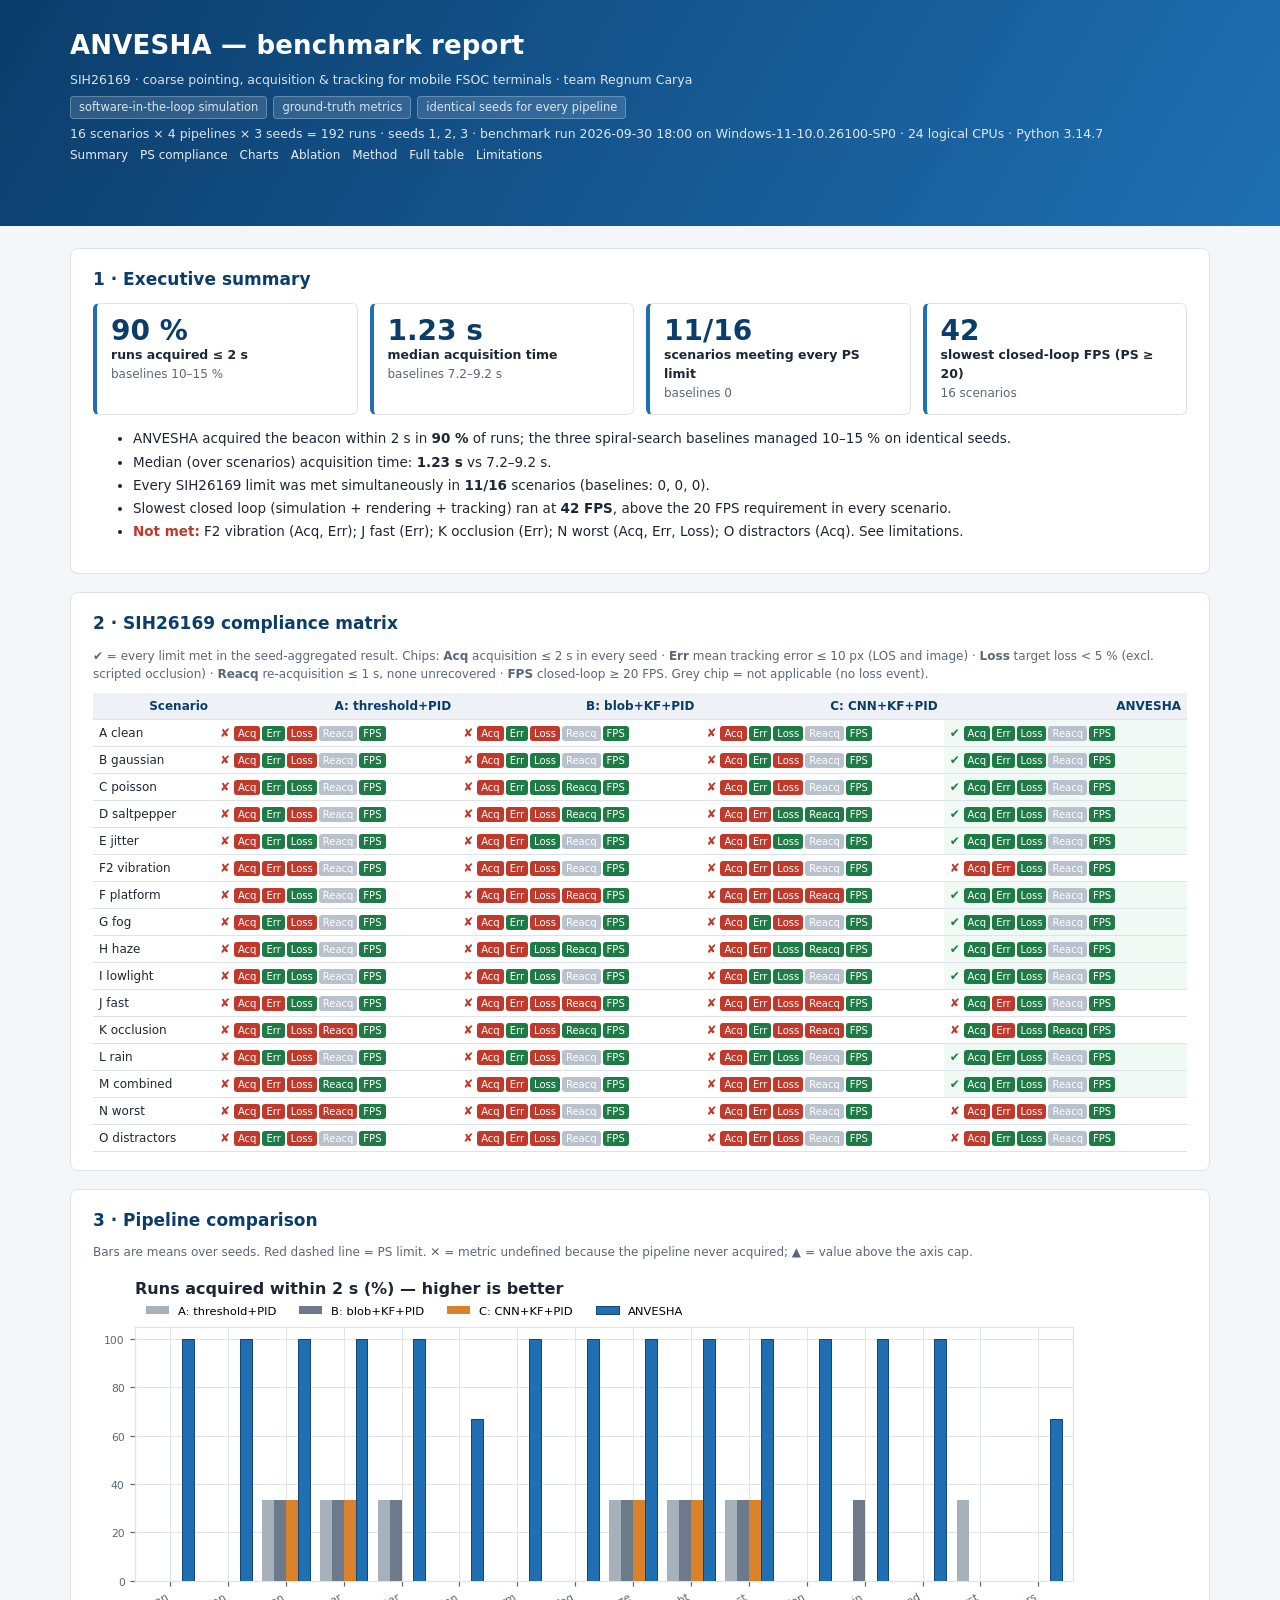
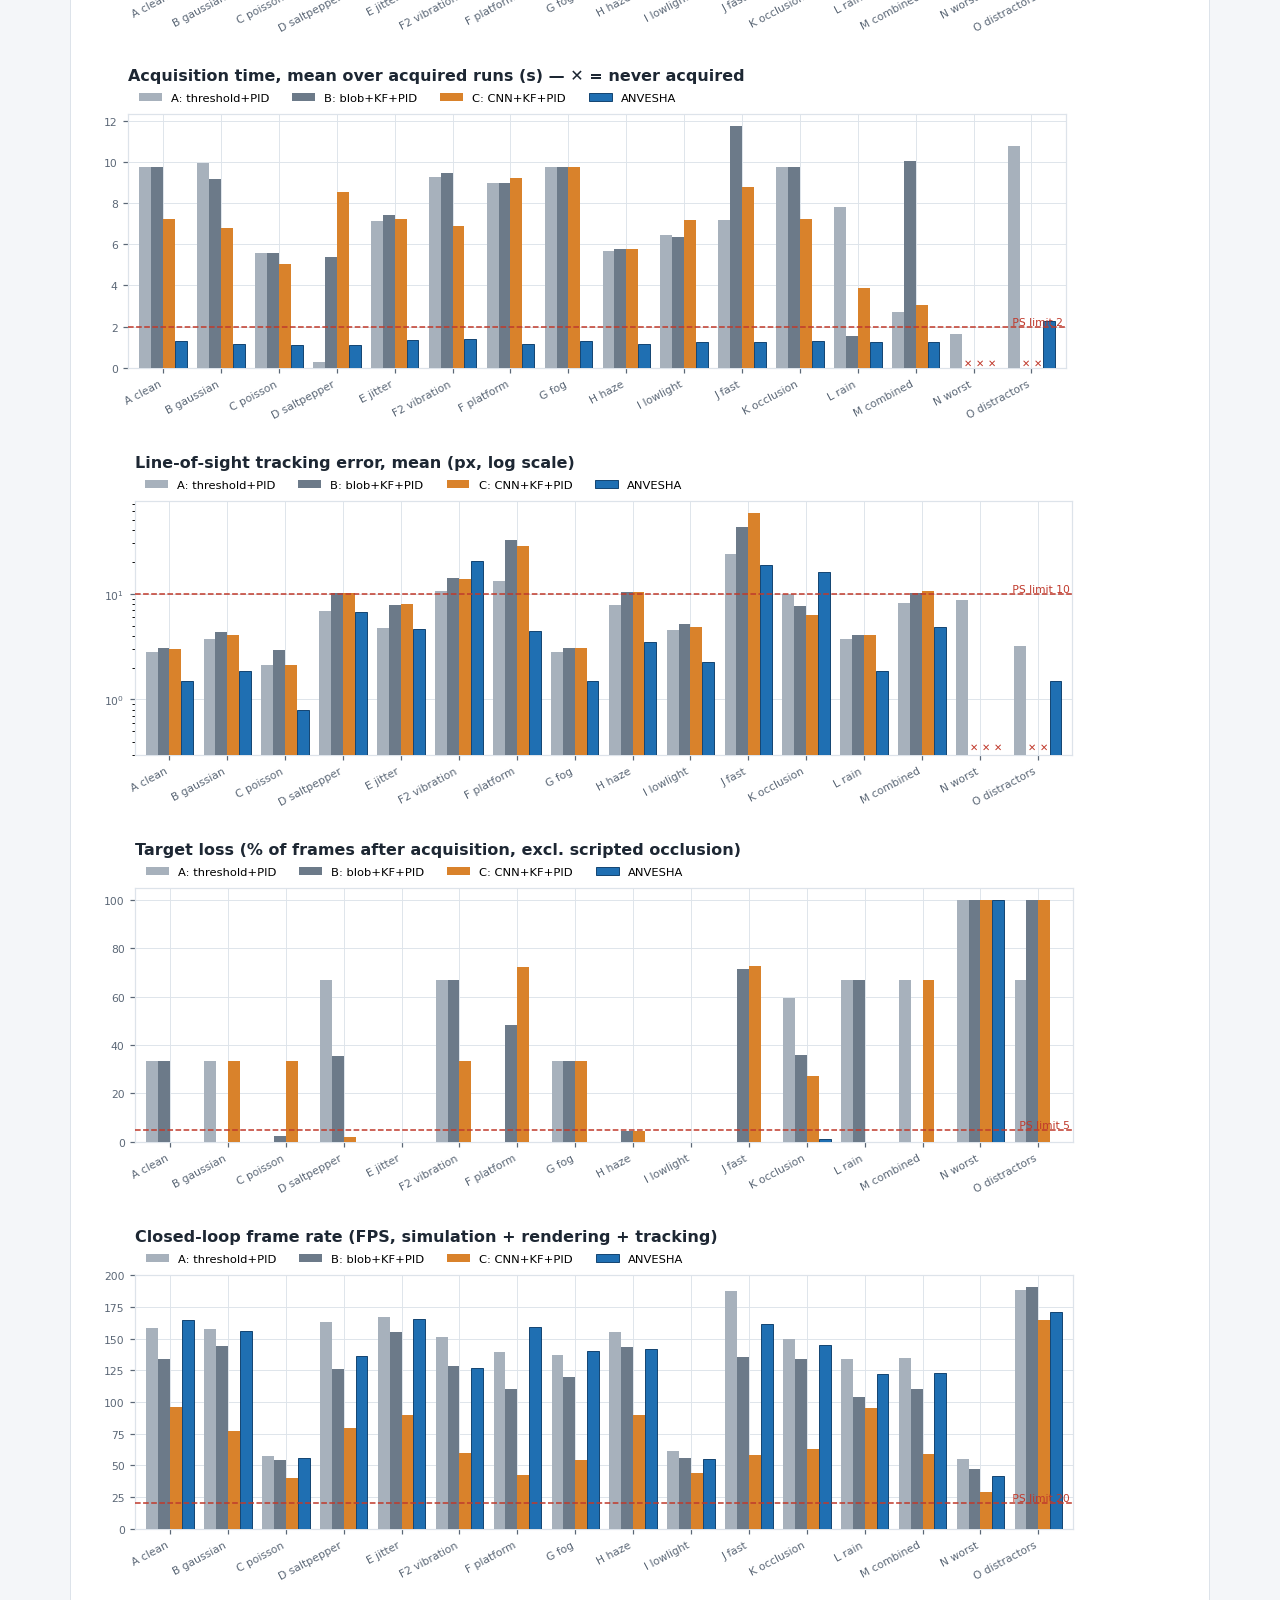
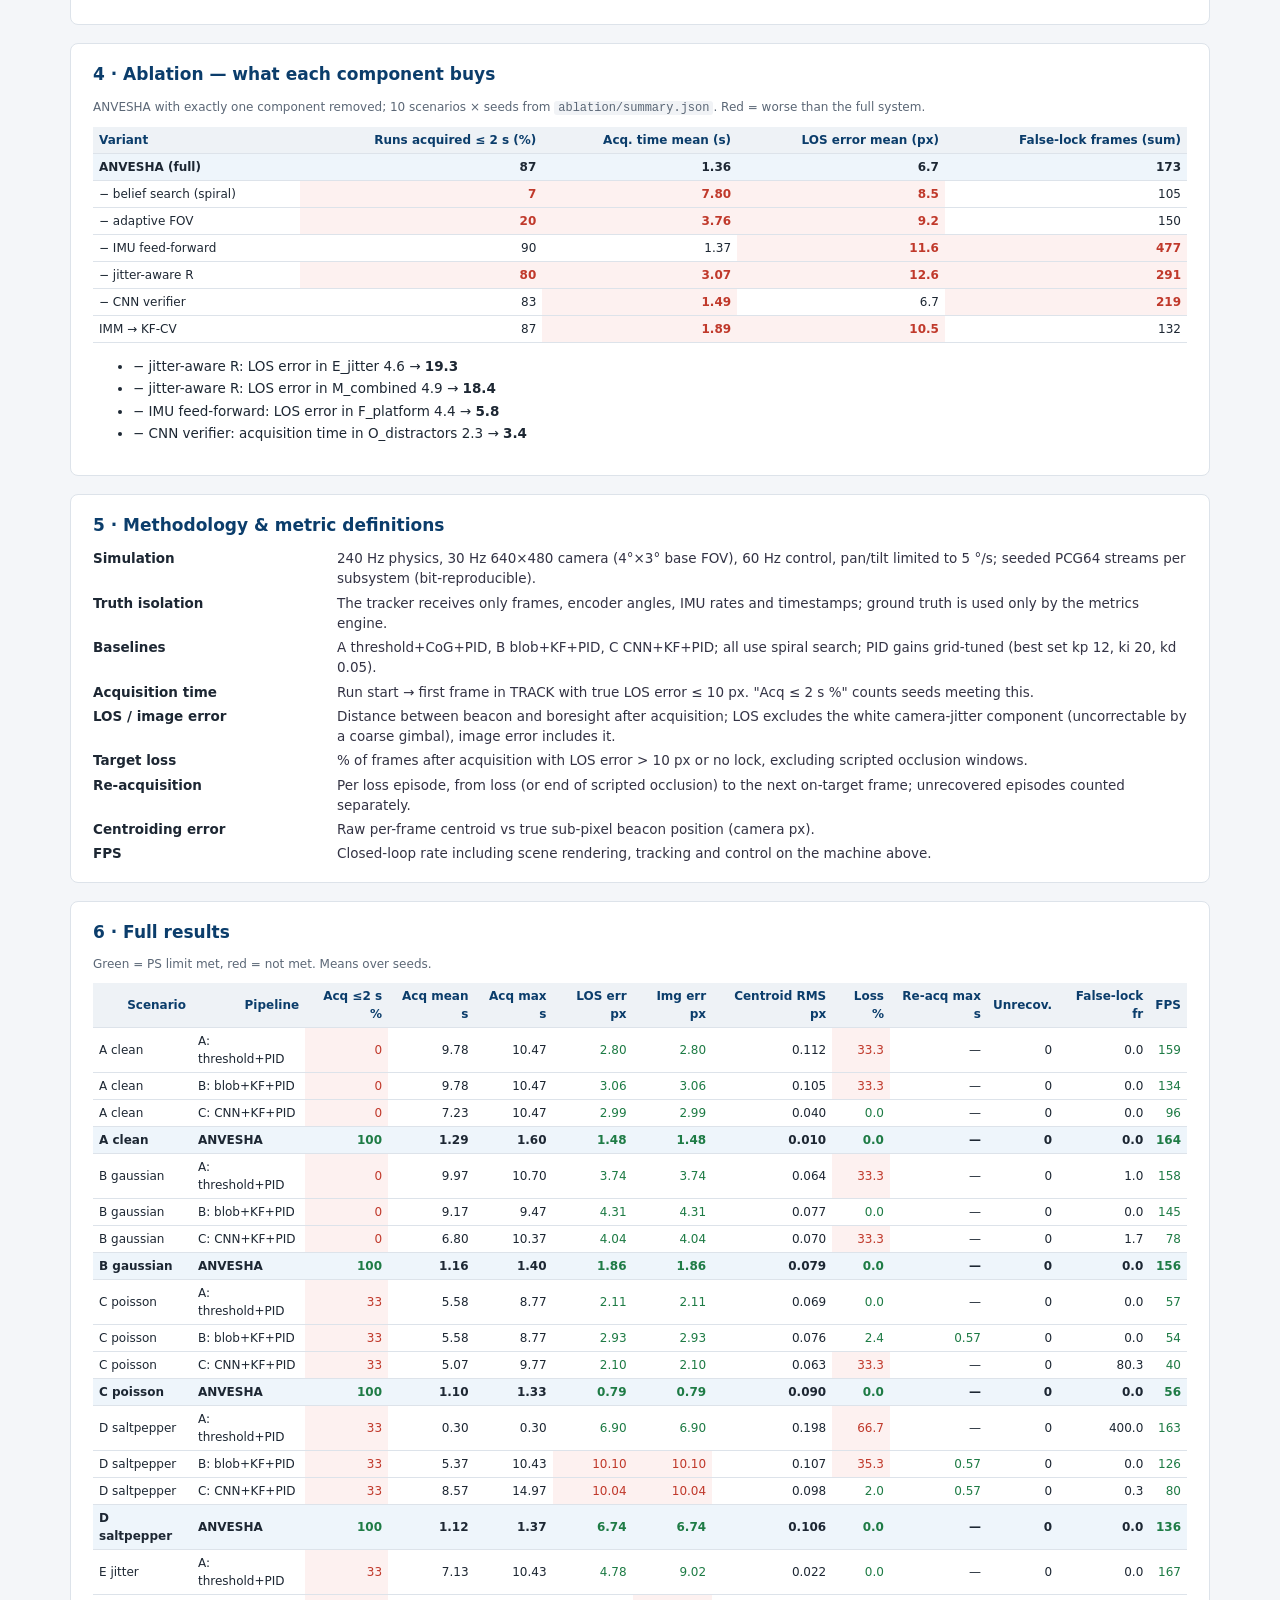
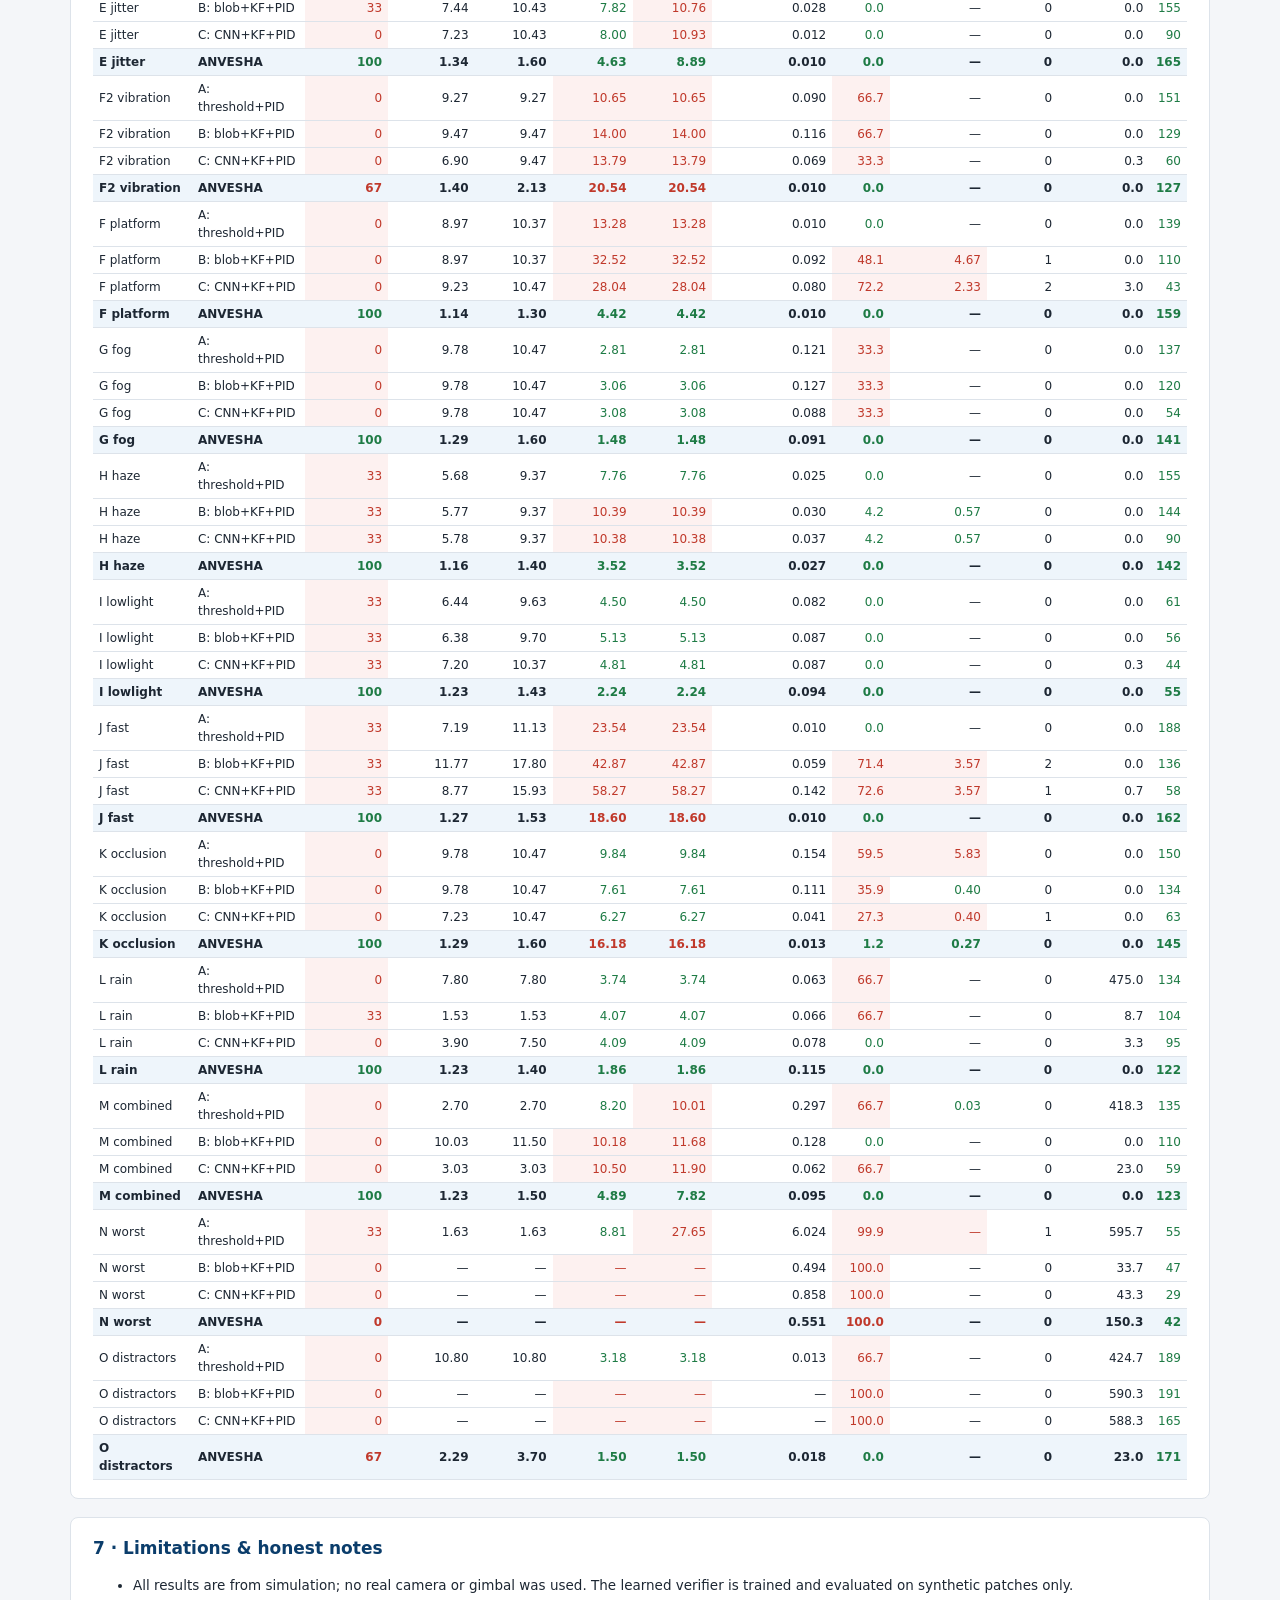
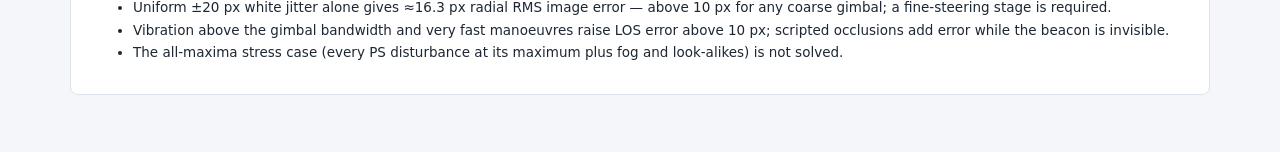
<file: results/bench/benchmark_report.html>
<!doctype html><html lang='en'><head><meta charset='utf-8'><meta name='viewport' content='width=device-width,initial-scale=1'>
<title>ANVESHA benchmark report</title><style>
:root{--ink:#1d2733;--mut:#5b6776;--grid:#dde3ea;--navy:#0b3d6b;--blue:#1f6fb2;--ok:#1e7b45;--bad:#c0392b}
*{box-sizing:border-box} body{font:13.5px/1.5 'Segoe UI',system-ui,-apple-system,sans-serif;color:var(--ink);background:#f4f6f9;margin:0}
.wrap{max-width:1180px;margin:0 auto;padding:0 20px 40px}
header{background:linear-gradient(120deg,#0b3d6b,#1f6fb2);color:#fff;padding:26px 0 22px;margin-bottom:22px}
header h1{margin:0;font-size:26px;letter-spacing:.2px} header .sub{opacity:.85;font-size:12.5px;margin-top:6px}
.badge{display:inline-block;background:rgba(255,255,255,.16);border:1px solid rgba(255,255,255,.3);border-radius:4px;padding:2px 8px;font-size:11.5px;margin-right:6px}
section{background:#fff;border:1px solid var(--grid);border-radius:8px;padding:18px 22px;margin:0 0 18px}
h2{font-size:17px;margin:0 0 10px;color:var(--navy)} .n{color:var(--mut);font-size:12px;margin:0 0 10px}
.tiles{display:grid;grid-template-columns:repeat(4,1fr);gap:12px} .tile{border:1px solid var(--grid);border-left:4px solid var(--blue);border-radius:6px;padding:12px 14px}
.big{font-size:28px;font-weight:700;color:var(--navy);line-height:1.1} .lab{font-weight:600;font-size:12.5px} .cmp{color:var(--mut);font-size:12px}
ul.find li{margin:3px 0} .bad{color:var(--bad);font-weight:600} .tight li{margin:2px 0}
table{border-collapse:collapse;width:100%;font-size:12px} th,td{border-bottom:1px solid var(--grid);padding:4px 6px;text-align:right;font-variant-numeric:tabular-nums}
th{background:#eef2f6;color:var(--navy);position:sticky;top:0} .l{text-align:left} th.l{text-align:left}
tr.anv td{background:#eef5fb;font-weight:600} td.g{color:var(--ok)} td.r{color:var(--bad);background:#fdf1f0}
table.matrix td{text-align:left;white-space:nowrap} table.matrix td.allok{background:#f0f9f3}
.chip{display:inline-block;font-size:10px;padding:0 4px;border-radius:3px;margin-right:2px;color:#fff} .chip.ok{background:var(--ok)} .chip.no{background:var(--bad)} .chip.na{background:#b8c1cc}
b.ok{color:var(--ok)} b.no{color:var(--bad)} table.abl td.worse{color:var(--bad);background:#fdf1f0;font-weight:600}
img{max-width:100%;display:block;margin:6px 0 14px} code{background:#f1f3f6;padding:0 4px;border-radius:3px}
dl{display:grid;grid-template-columns:230px 1fr;gap:4px 14px;margin:0} dt{font-weight:600} dd{margin:0;color:#334}
nav a{color:#fff;opacity:.9;margin-right:12px;font-size:12px;text-decoration:none}
@media(max-width:800px){.tiles{grid-template-columns:1fr 1fr} dl{grid-template-columns:1fr}}
@media print{body{background:#fff} header{-webkit-print-color-adjust:exact;print-color-adjust:exact} section{break-inside:avoid;border:none;padding:6px 0} th{position:static} nav{display:none}}
</style></head><body>
<header><div class='wrap'><h1>ANVESHA — benchmark report</h1>
<div class='sub'>SIH26169 · coarse pointing, acquisition &amp; tracking for mobile FSOC terminals · team Regnum Carya</div>
<div class='sub'><span class='badge'>software-in-the-loop simulation</span><span class='badge'>ground-truth metrics</span><span class='badge'>identical seeds for every pipeline</span></div>
<div class='sub'>16 scenarios × 4 pipelines × 3 seeds = 192 runs · seeds 1, 2, 3 · benchmark run 2026-09-30 18:00 on Windows-11-10.0.26100-SP0 · 24 logical CPUs · Python 3.14.7</div>
<nav><a href='#summary'>Summary</a><a href='#compliance'>PS compliance</a><a href='#charts'>Charts</a><a href='#ablation'>Ablation</a><a href='#method'>Method</a><a href='#table'>Full table</a><a href='#limits'>Limitations</a></nav></div></header>
<div class='wrap'>
<section id='summary'><h2>1 · Executive summary</h2><div class='tiles'><div class='tile'><div class='big'>90 %</div><div class='lab'>runs acquired ≤ 2 s</div><div class='cmp'>baselines 10–15 %</div></div><div class='tile'><div class='big'>1.23 s</div><div class='lab'>median acquisition time</div><div class='cmp'>baselines 7.2–9.2 s</div></div><div class='tile'><div class='big'>11/16</div><div class='lab'>scenarios meeting every PS limit</div><div class='cmp'>baselines 0</div></div><div class='tile'><div class='big'>42</div><div class='lab'>slowest closed-loop FPS (PS ≥ 20)</div><div class='cmp'>16 scenarios</div></div></div><ul class='find'><li>ANVESHA acquired the beacon within 2 s in <b>90 %</b> of runs; the three spiral-search baselines managed 10–15 % on identical seeds.</li><li>Median (over scenarios) acquisition time: <b>1.23 s</b> vs 7.2–9.2 s.</li><li>Every SIH26169 limit was met simultaneously in <b>11/16</b> scenarios (baselines: 0, 0, 0).</li><li>Slowest closed loop (simulation + rendering + tracking) ran at <b>42 FPS</b>, above the 20 FPS requirement in every scenario.</li><li><span class='bad'>Not met:</span> F2 vibration (Acq, Err); J fast (Err); K occlusion (Err); N worst (Acq, Err, Loss); O distractors (Acq). See limitations.</li></ul></section>
<section id='compliance'><h2>2 · SIH26169 compliance matrix</h2>
<p class='n'>✔ = every limit met in the seed-aggregated result. Chips: <b>Acq</b> acquisition ≤ 2 s in every seed · <b>Err</b> mean tracking error ≤ 10 px (LOS and image) · <b>Loss</b> target loss &lt; 5 % (excl. scripted occlusion) · <b>Reacq</b> re-acquisition ≤ 1 s, none unrecovered · <b>FPS</b> closed-loop ≥ 20 FPS. Grey chip = not applicable (no loss event).</p>
<table class='matrix'><tr><th>Scenario</th><th>A: threshold+PID</th><th>B: blob+KF+PID</th><th>C: CNN+KF+PID</th><th>ANVESHA</th></tr><tr><td class='l'>A clean</td><td class=''><b class=no>✘</b> <span class='chip no' title='Acq'>Acq</span><span class='chip ok' title='Err'>Err</span><span class='chip no' title='Loss'>Loss</span><span class='chip na' title='Reacq'>Reacq</span><span class='chip ok' title='FPS'>FPS</span></td><td class=''><b class=no>✘</b> <span class='chip no' title='Acq'>Acq</span><span class='chip ok' title='Err'>Err</span><span class='chip no' title='Loss'>Loss</span><span class='chip na' title='Reacq'>Reacq</span><span class='chip ok' title='FPS'>FPS</span></td><td class=''><b class=no>✘</b> <span class='chip no' title='Acq'>Acq</span><span class='chip ok' title='Err'>Err</span><span class='chip ok' title='Loss'>Loss</span><span class='chip na' title='Reacq'>Reacq</span><span class='chip ok' title='FPS'>FPS</span></td><td class='allok'><b class=ok>✔</b> <span class='chip ok' title='Acq'>Acq</span><span class='chip ok' title='Err'>Err</span><span class='chip ok' title='Loss'>Loss</span><span class='chip na' title='Reacq'>Reacq</span><span class='chip ok' title='FPS'>FPS</span></td></tr><tr><td class='l'>B gaussian</td><td class=''><b class=no>✘</b> <span class='chip no' title='Acq'>Acq</span><span class='chip ok' title='Err'>Err</span><span class='chip no' title='Loss'>Loss</span><span class='chip na' title='Reacq'>Reacq</span><span class='chip ok' title='FPS'>FPS</span></td><td class=''><b class=no>✘</b> <span class='chip no' title='Acq'>Acq</span><span class='chip ok' title='Err'>Err</span><span class='chip ok' title='Loss'>Loss</span><span class='chip na' title='Reacq'>Reacq</span><span class='chip ok' title='FPS'>FPS</span></td><td class=''><b class=no>✘</b> <span class='chip no' title='Acq'>Acq</span><span class='chip ok' title='Err'>Err</span><span class='chip no' title='Loss'>Loss</span><span class='chip na' title='Reacq'>Reacq</span><span class='chip ok' title='FPS'>FPS</span></td><td class='allok'><b class=ok>✔</b> <span class='chip ok' title='Acq'>Acq</span><span class='chip ok' title='Err'>Err</span><span class='chip ok' title='Loss'>Loss</span><span class='chip na' title='Reacq'>Reacq</span><span class='chip ok' title='FPS'>FPS</span></td></tr><tr><td class='l'>C poisson</td><td class=''><b class=no>✘</b> <span class='chip no' title='Acq'>Acq</span><span class='chip ok' title='Err'>Err</span><span class='chip ok' title='Loss'>Loss</span><span class='chip na' title='Reacq'>Reacq</span><span class='chip ok' title='FPS'>FPS</span></td><td class=''><b class=no>✘</b> <span class='chip no' title='Acq'>Acq</span><span class='chip ok' title='Err'>Err</span><span class='chip ok' title='Loss'>Loss</span><span class='chip ok' title='Reacq'>Reacq</span><span class='chip ok' title='FPS'>FPS</span></td><td class=''><b class=no>✘</b> <span class='chip no' title='Acq'>Acq</span><span class='chip ok' title='Err'>Err</span><span class='chip no' title='Loss'>Loss</span><span class='chip na' title='Reacq'>Reacq</span><span class='chip ok' title='FPS'>FPS</span></td><td class='allok'><b class=ok>✔</b> <span class='chip ok' title='Acq'>Acq</span><span class='chip ok' title='Err'>Err</span><span class='chip ok' title='Loss'>Loss</span><span class='chip na' title='Reacq'>Reacq</span><span class='chip ok' title='FPS'>FPS</span></td></tr><tr><td class='l'>D saltpepper</td><td class=''><b class=no>✘</b> <span class='chip no' title='Acq'>Acq</span><span class='chip ok' title='Err'>Err</span><span class='chip no' title='Loss'>Loss</span><span class='chip na' title='Reacq'>Reacq</span><span class='chip ok' title='FPS'>FPS</span></td><td class=''><b class=no>✘</b> <span class='chip no' title='Acq'>Acq</span><span class='chip no' title='Err'>Err</span><span class='chip no' title='Loss'>Loss</span><span class='chip ok' title='Reacq'>Reacq</span><span class='chip ok' title='FPS'>FPS</span></td><td class=''><b class=no>✘</b> <span class='chip no' title='Acq'>Acq</span><span class='chip no' title='Err'>Err</span><span class='chip ok' title='Loss'>Loss</span><span class='chip ok' title='Reacq'>Reacq</span><span class='chip ok' title='FPS'>FPS</span></td><td class='allok'><b class=ok>✔</b> <span class='chip ok' title='Acq'>Acq</span><span class='chip ok' title='Err'>Err</span><span class='chip ok' title='Loss'>Loss</span><span class='chip na' title='Reacq'>Reacq</span><span class='chip ok' title='FPS'>FPS</span></td></tr><tr><td class='l'>E jitter</td><td class=''><b class=no>✘</b> <span class='chip no' title='Acq'>Acq</span><span class='chip ok' title='Err'>Err</span><span class='chip ok' title='Loss'>Loss</span><span class='chip na' title='Reacq'>Reacq</span><span class='chip ok' title='FPS'>FPS</span></td><td class=''><b class=no>✘</b> <span class='chip no' title='Acq'>Acq</span><span class='chip no' title='Err'>Err</span><span class='chip ok' title='Loss'>Loss</span><span class='chip na' title='Reacq'>Reacq</span><span class='chip ok' title='FPS'>FPS</span></td><td class=''><b class=no>✘</b> <span class='chip no' title='Acq'>Acq</span><span class='chip no' title='Err'>Err</span><span class='chip ok' title='Loss'>Loss</span><span class='chip na' title='Reacq'>Reacq</span><span class='chip ok' title='FPS'>FPS</span></td><td class='allok'><b class=ok>✔</b> <span class='chip ok' title='Acq'>Acq</span><span class='chip ok' title='Err'>Err</span><span class='chip ok' title='Loss'>Loss</span><span class='chip na' title='Reacq'>Reacq</span><span class='chip ok' title='FPS'>FPS</span></td></tr><tr><td class='l'>F2 vibration</td><td class=''><b class=no>✘</b> <span class='chip no' title='Acq'>Acq</span><span class='chip no' title='Err'>Err</span><span class='chip no' title='Loss'>Loss</span><span class='chip na' title='Reacq'>Reacq</span><span class='chip ok' title='FPS'>FPS</span></td><td class=''><b class=no>✘</b> <span class='chip no' title='Acq'>Acq</span><span class='chip no' title='Err'>Err</span><span class='chip no' title='Loss'>Loss</span><span class='chip na' title='Reacq'>Reacq</span><span class='chip ok' title='FPS'>FPS</span></td><td class=''><b class=no>✘</b> <span class='chip no' title='Acq'>Acq</span><span class='chip no' title='Err'>Err</span><span class='chip no' title='Loss'>Loss</span><span class='chip na' title='Reacq'>Reacq</span><span class='chip ok' title='FPS'>FPS</span></td><td class=''><b class=no>✘</b> <span class='chip no' title='Acq'>Acq</span><span class='chip no' title='Err'>Err</span><span class='chip ok' title='Loss'>Loss</span><span class='chip na' title='Reacq'>Reacq</span><span class='chip ok' title='FPS'>FPS</span></td></tr><tr><td class='l'>F platform</td><td class=''><b class=no>✘</b> <span class='chip no' title='Acq'>Acq</span><span class='chip no' title='Err'>Err</span><span class='chip ok' title='Loss'>Loss</span><span class='chip na' title='Reacq'>Reacq</span><span class='chip ok' title='FPS'>FPS</span></td><td class=''><b class=no>✘</b> <span class='chip no' title='Acq'>Acq</span><span class='chip no' title='Err'>Err</span><span class='chip no' title='Loss'>Loss</span><span class='chip no' title='Reacq'>Reacq</span><span class='chip ok' title='FPS'>FPS</span></td><td class=''><b class=no>✘</b> <span class='chip no' title='Acq'>Acq</span><span class='chip no' title='Err'>Err</span><span class='chip no' title='Loss'>Loss</span><span class='chip no' title='Reacq'>Reacq</span><span class='chip ok' title='FPS'>FPS</span></td><td class='allok'><b class=ok>✔</b> <span class='chip ok' title='Acq'>Acq</span><span class='chip ok' title='Err'>Err</span><span class='chip ok' title='Loss'>Loss</span><span class='chip na' title='Reacq'>Reacq</span><span class='chip ok' title='FPS'>FPS</span></td></tr><tr><td class='l'>G fog</td><td class=''><b class=no>✘</b> <span class='chip no' title='Acq'>Acq</span><span class='chip ok' title='Err'>Err</span><span class='chip no' title='Loss'>Loss</span><span class='chip na' title='Reacq'>Reacq</span><span class='chip ok' title='FPS'>FPS</span></td><td class=''><b class=no>✘</b> <span class='chip no' title='Acq'>Acq</span><span class='chip ok' title='Err'>Err</span><span class='chip no' title='Loss'>Loss</span><span class='chip na' title='Reacq'>Reacq</span><span class='chip ok' title='FPS'>FPS</span></td><td class=''><b class=no>✘</b> <span class='chip no' title='Acq'>Acq</span><span class='chip ok' title='Err'>Err</span><span class='chip no' title='Loss'>Loss</span><span class='chip na' title='Reacq'>Reacq</span><span class='chip ok' title='FPS'>FPS</span></td><td class='allok'><b class=ok>✔</b> <span class='chip ok' title='Acq'>Acq</span><span class='chip ok' title='Err'>Err</span><span class='chip ok' title='Loss'>Loss</span><span class='chip na' title='Reacq'>Reacq</span><span class='chip ok' title='FPS'>FPS</span></td></tr><tr><td class='l'>H haze</td><td class=''><b class=no>✘</b> <span class='chip no' title='Acq'>Acq</span><span class='chip ok' title='Err'>Err</span><span class='chip ok' title='Loss'>Loss</span><span class='chip na' title='Reacq'>Reacq</span><span class='chip ok' title='FPS'>FPS</span></td><td class=''><b class=no>✘</b> <span class='chip no' title='Acq'>Acq</span><span class='chip no' title='Err'>Err</span><span class='chip ok' title='Loss'>Loss</span><span class='chip ok' title='Reacq'>Reacq</span><span class='chip ok' title='FPS'>FPS</span></td><td class=''><b class=no>✘</b> <span class='chip no' title='Acq'>Acq</span><span class='chip no' title='Err'>Err</span><span class='chip ok' title='Loss'>Loss</span><span class='chip ok' title='Reacq'>Reacq</span><span class='chip ok' title='FPS'>FPS</span></td><td class='allok'><b class=ok>✔</b> <span class='chip ok' title='Acq'>Acq</span><span class='chip ok' title='Err'>Err</span><span class='chip ok' title='Loss'>Loss</span><span class='chip na' title='Reacq'>Reacq</span><span class='chip ok' title='FPS'>FPS</span></td></tr><tr><td class='l'>I lowlight</td><td class=''><b class=no>✘</b> <span class='chip no' title='Acq'>Acq</span><span class='chip ok' title='Err'>Err</span><span class='chip ok' title='Loss'>Loss</span><span class='chip na' title='Reacq'>Reacq</span><span class='chip ok' title='FPS'>FPS</span></td><td class=''><b class=no>✘</b> <span class='chip no' title='Acq'>Acq</span><span class='chip ok' title='Err'>Err</span><span class='chip ok' title='Loss'>Loss</span><span class='chip na' title='Reacq'>Reacq</span><span class='chip ok' title='FPS'>FPS</span></td><td class=''><b class=no>✘</b> <span class='chip no' title='Acq'>Acq</span><span class='chip ok' title='Err'>Err</span><span class='chip ok' title='Loss'>Loss</span><span class='chip na' title='Reacq'>Reacq</span><span class='chip ok' title='FPS'>FPS</span></td><td class='allok'><b class=ok>✔</b> <span class='chip ok' title='Acq'>Acq</span><span class='chip ok' title='Err'>Err</span><span class='chip ok' title='Loss'>Loss</span><span class='chip na' title='Reacq'>Reacq</span><span class='chip ok' title='FPS'>FPS</span></td></tr><tr><td class='l'>J fast</td><td class=''><b class=no>✘</b> <span class='chip no' title='Acq'>Acq</span><span class='chip no' title='Err'>Err</span><span class='chip ok' title='Loss'>Loss</span><span class='chip na' title='Reacq'>Reacq</span><span class='chip ok' title='FPS'>FPS</span></td><td class=''><b class=no>✘</b> <span class='chip no' title='Acq'>Acq</span><span class='chip no' title='Err'>Err</span><span class='chip no' title='Loss'>Loss</span><span class='chip no' title='Reacq'>Reacq</span><span class='chip ok' title='FPS'>FPS</span></td><td class=''><b class=no>✘</b> <span class='chip no' title='Acq'>Acq</span><span class='chip no' title='Err'>Err</span><span class='chip no' title='Loss'>Loss</span><span class='chip no' title='Reacq'>Reacq</span><span class='chip ok' title='FPS'>FPS</span></td><td class=''><b class=no>✘</b> <span class='chip ok' title='Acq'>Acq</span><span class='chip no' title='Err'>Err</span><span class='chip ok' title='Loss'>Loss</span><span class='chip na' title='Reacq'>Reacq</span><span class='chip ok' title='FPS'>FPS</span></td></tr><tr><td class='l'>K occlusion</td><td class=''><b class=no>✘</b> <span class='chip no' title='Acq'>Acq</span><span class='chip ok' title='Err'>Err</span><span class='chip no' title='Loss'>Loss</span><span class='chip no' title='Reacq'>Reacq</span><span class='chip ok' title='FPS'>FPS</span></td><td class=''><b class=no>✘</b> <span class='chip no' title='Acq'>Acq</span><span class='chip ok' title='Err'>Err</span><span class='chip no' title='Loss'>Loss</span><span class='chip ok' title='Reacq'>Reacq</span><span class='chip ok' title='FPS'>FPS</span></td><td class=''><b class=no>✘</b> <span class='chip no' title='Acq'>Acq</span><span class='chip ok' title='Err'>Err</span><span class='chip no' title='Loss'>Loss</span><span class='chip no' title='Reacq'>Reacq</span><span class='chip ok' title='FPS'>FPS</span></td><td class=''><b class=no>✘</b> <span class='chip ok' title='Acq'>Acq</span><span class='chip no' title='Err'>Err</span><span class='chip ok' title='Loss'>Loss</span><span class='chip ok' title='Reacq'>Reacq</span><span class='chip ok' title='FPS'>FPS</span></td></tr><tr><td class='l'>L rain</td><td class=''><b class=no>✘</b> <span class='chip no' title='Acq'>Acq</span><span class='chip ok' title='Err'>Err</span><span class='chip no' title='Loss'>Loss</span><span class='chip na' title='Reacq'>Reacq</span><span class='chip ok' title='FPS'>FPS</span></td><td class=''><b class=no>✘</b> <span class='chip no' title='Acq'>Acq</span><span class='chip ok' title='Err'>Err</span><span class='chip no' title='Loss'>Loss</span><span class='chip na' title='Reacq'>Reacq</span><span class='chip ok' title='FPS'>FPS</span></td><td class=''><b class=no>✘</b> <span class='chip no' title='Acq'>Acq</span><span class='chip ok' title='Err'>Err</span><span class='chip ok' title='Loss'>Loss</span><span class='chip na' title='Reacq'>Reacq</span><span class='chip ok' title='FPS'>FPS</span></td><td class='allok'><b class=ok>✔</b> <span class='chip ok' title='Acq'>Acq</span><span class='chip ok' title='Err'>Err</span><span class='chip ok' title='Loss'>Loss</span><span class='chip na' title='Reacq'>Reacq</span><span class='chip ok' title='FPS'>FPS</span></td></tr><tr><td class='l'>M combined</td><td class=''><b class=no>✘</b> <span class='chip no' title='Acq'>Acq</span><span class='chip no' title='Err'>Err</span><span class='chip no' title='Loss'>Loss</span><span class='chip ok' title='Reacq'>Reacq</span><span class='chip ok' title='FPS'>FPS</span></td><td class=''><b class=no>✘</b> <span class='chip no' title='Acq'>Acq</span><span class='chip no' title='Err'>Err</span><span class='chip ok' title='Loss'>Loss</span><span class='chip na' title='Reacq'>Reacq</span><span class='chip ok' title='FPS'>FPS</span></td><td class=''><b class=no>✘</b> <span class='chip no' title='Acq'>Acq</span><span class='chip no' title='Err'>Err</span><span class='chip no' title='Loss'>Loss</span><span class='chip na' title='Reacq'>Reacq</span><span class='chip ok' title='FPS'>FPS</span></td><td class='allok'><b class=ok>✔</b> <span class='chip ok' title='Acq'>Acq</span><span class='chip ok' title='Err'>Err</span><span class='chip ok' title='Loss'>Loss</span><span class='chip na' title='Reacq'>Reacq</span><span class='chip ok' title='FPS'>FPS</span></td></tr><tr><td class='l'>N worst</td><td class=''><b class=no>✘</b> <span class='chip no' title='Acq'>Acq</span><span class='chip no' title='Err'>Err</span><span class='chip no' title='Loss'>Loss</span><span class='chip no' title='Reacq'>Reacq</span><span class='chip ok' title='FPS'>FPS</span></td><td class=''><b class=no>✘</b> <span class='chip no' title='Acq'>Acq</span><span class='chip no' title='Err'>Err</span><span class='chip no' title='Loss'>Loss</span><span class='chip na' title='Reacq'>Reacq</span><span class='chip ok' title='FPS'>FPS</span></td><td class=''><b class=no>✘</b> <span class='chip no' title='Acq'>Acq</span><span class='chip no' title='Err'>Err</span><span class='chip no' title='Loss'>Loss</span><span class='chip na' title='Reacq'>Reacq</span><span class='chip ok' title='FPS'>FPS</span></td><td class=''><b class=no>✘</b> <span class='chip no' title='Acq'>Acq</span><span class='chip no' title='Err'>Err</span><span class='chip no' title='Loss'>Loss</span><span class='chip na' title='Reacq'>Reacq</span><span class='chip ok' title='FPS'>FPS</span></td></tr><tr><td class='l'>O distractors</td><td class=''><b class=no>✘</b> <span class='chip no' title='Acq'>Acq</span><span class='chip ok' title='Err'>Err</span><span class='chip no' title='Loss'>Loss</span><span class='chip na' title='Reacq'>Reacq</span><span class='chip ok' title='FPS'>FPS</span></td><td class=''><b class=no>✘</b> <span class='chip no' title='Acq'>Acq</span><span class='chip no' title='Err'>Err</span><span class='chip no' title='Loss'>Loss</span><span class='chip na' title='Reacq'>Reacq</span><span class='chip ok' title='FPS'>FPS</span></td><td class=''><b class=no>✘</b> <span class='chip no' title='Acq'>Acq</span><span class='chip no' title='Err'>Err</span><span class='chip no' title='Loss'>Loss</span><span class='chip na' title='Reacq'>Reacq</span><span class='chip ok' title='FPS'>FPS</span></td><td class=''><b class=no>✘</b> <span class='chip no' title='Acq'>Acq</span><span class='chip ok' title='Err'>Err</span><span class='chip ok' title='Loss'>Loss</span><span class='chip na' title='Reacq'>Reacq</span><span class='chip ok' title='FPS'>FPS</span></td></tr></table></section>
<section id='charts'><h2>3 · Pipeline comparison</h2><p class='n'>Bars are means over seeds. Red dashed line = PS limit. ✕ = metric undefined because the pipeline never acquired; ▲ = value above the axis cap.</p>
<img src='[data-uri]' alt='chart'/><img src='[data-uri]' alt='chart'/><img src='[data-uri]' alt='chart'/><img src='[data-uri]' alt='chart'/><img src='[data-uri]' alt='chart'/></section>
<section><h2 id='ablation'>4 · Ablation — what each component buys</h2><p class='n'>ANVESHA with exactly one component removed; 10 scenarios × seeds from <code>ablation/summary.json</code>. Red = worse than the full system.</p><table class='abl'><tr><th class='l'>Variant</th><th>Runs acquired ≤ 2 s (%)</th><th>Acq. time mean (s)</th><th>LOS error mean (px)</th><th>False-lock frames (sum)</th></tr><tr class='anv'><td class='l'>ANVESHA (full)</td><td>87</td><td>1.36</td><td>6.7</td><td>173</td></tr><tr><td class='l'>− belief search (spiral)</td><td class='worse'>7</td><td class='worse'>7.80</td><td class='worse'>8.5</td><td class=''>105</td></tr><tr><td class='l'>− adaptive FOV</td><td class='worse'>20</td><td class='worse'>3.76</td><td class='worse'>9.2</td><td class=''>150</td></tr><tr><td class='l'>− IMU feed-forward</td><td class=''>90</td><td class=''>1.37</td><td class='worse'>11.6</td><td class='worse'>477</td></tr><tr><td class='l'>− jitter-aware R</td><td class='worse'>80</td><td class='worse'>3.07</td><td class='worse'>12.6</td><td class='worse'>291</td></tr><tr><td class='l'>− CNN verifier</td><td class=''>83</td><td class='worse'>1.49</td><td class=''>6.7</td><td class='worse'>219</td></tr><tr><td class='l'>IMM → KF-CV</td><td class=''>87</td><td class='worse'>1.89</td><td class='worse'>10.5</td><td class=''>132</td></tr></table><ul class='tight'><li>− jitter-aware R: LOS error in E_jitter 4.6 → <b>19.3</b></li><li>− jitter-aware R: LOS error in M_combined 4.9 → <b>18.4</b></li><li>− IMU feed-forward: LOS error in F_platform 4.4 → <b>5.8</b></li><li>− CNN verifier: acquisition time in O_distractors 2.3 → <b>3.4</b></li></ul></section>
<section id='method'><h2>5 · Methodology &amp; metric definitions</h2><dl>
<dt>Simulation</dt><dd>240 Hz physics, 30 Hz 640×480 camera (4°×3° base FOV), 60 Hz control, pan/tilt limited to 5 °/s; seeded PCG64 streams per subsystem (bit-reproducible).</dd>
<dt>Truth isolation</dt><dd>The tracker receives only frames, encoder angles, IMU rates and timestamps; ground truth is used only by the metrics engine.</dd>
<dt>Baselines</dt><dd>A threshold+CoG+PID, B blob+KF+PID, C CNN+KF+PID; all use spiral search; PID gains grid-tuned (best set kp 12, ki 20, kd 0.05).</dd>
<dt>Acquisition time</dt><dd>Run start → first frame in TRACK with true LOS error ≤ 10 px. "Acq ≤ 2 s %" counts seeds meeting this.</dd>
<dt>LOS / image error</dt><dd>Distance between beacon and boresight after acquisition; LOS excludes the white camera-jitter component (uncorrectable by a coarse gimbal), image error includes it.</dd>
<dt>Target loss</dt><dd>% of frames after acquisition with LOS error &gt; 10 px or no lock, excluding scripted occlusion windows.</dd>
<dt>Re-acquisition</dt><dd>Per loss episode, from loss (or end of scripted occlusion) to the next on-target frame; unrecovered episodes counted separately.</dd>
<dt>Centroiding error</dt><dd>Raw per-frame centroid vs true sub-pixel beacon position (camera px).</dd>
<dt>FPS</dt><dd>Closed-loop rate including scene rendering, tracking and control on the machine above.</dd>
</dl></section>
<section id='table'><h2>6 · Full results</h2><p class='n'>Green = PS limit met, red = not met. Means over seeds.</p><div style='overflow-x:auto'><table><tr><th>Scenario</th><th>Pipeline</th><th>Acq ≤2 s %</th><th>Acq mean s</th><th>Acq max s</th><th>LOS err px</th><th>Img err px</th><th>Centroid RMS px</th><th>Loss %</th><th>Re-acq max s</th><th>Unrecov.</th><th>False-lock fr</th><th>FPS</th></tr><tr class=''><td class='l'>A clean</td><td class='l'>A: threshold+PID</td><td class='r'>0</td><td>9.78</td><td>10.47</td><td class='g'>2.80</td><td class='g'>2.80</td><td>0.112</td><td class='r'>33.3</td><td class=''>—</td><td>0</td><td>0.0</td><td class='g'>159</td></tr><tr class=''><td class='l'>A clean</td><td class='l'>B: blob+KF+PID</td><td class='r'>0</td><td>9.78</td><td>10.47</td><td class='g'>3.06</td><td class='g'>3.06</td><td>0.105</td><td class='r'>33.3</td><td class=''>—</td><td>0</td><td>0.0</td><td class='g'>134</td></tr><tr class=''><td class='l'>A clean</td><td class='l'>C: CNN+KF+PID</td><td class='r'>0</td><td>7.23</td><td>10.47</td><td class='g'>2.99</td><td class='g'>2.99</td><td>0.040</td><td class='g'>0.0</td><td class=''>—</td><td>0</td><td>0.0</td><td class='g'>96</td></tr><tr class='anv'><td class='l'>A clean</td><td class='l'>ANVESHA</td><td class='g'>100</td><td>1.29</td><td>1.60</td><td class='g'>1.48</td><td class='g'>1.48</td><td>0.010</td><td class='g'>0.0</td><td class=''>—</td><td>0</td><td>0.0</td><td class='g'>164</td></tr><tr class=''><td class='l'>B gaussian</td><td class='l'>A: threshold+PID</td><td class='r'>0</td><td>9.97</td><td>10.70</td><td class='g'>3.74</td><td class='g'>3.74</td><td>0.064</td><td class='r'>33.3</td><td class=''>—</td><td>0</td><td>1.0</td><td class='g'>158</td></tr><tr class=''><td class='l'>B gaussian</td><td class='l'>B: blob+KF+PID</td><td class='r'>0</td><td>9.17</td><td>9.47</td><td class='g'>4.31</td><td class='g'>4.31</td><td>0.077</td><td class='g'>0.0</td><td class=''>—</td><td>0</td><td>0.0</td><td class='g'>145</td></tr><tr class=''><td class='l'>B gaussian</td><td class='l'>C: CNN+KF+PID</td><td class='r'>0</td><td>6.80</td><td>10.37</td><td class='g'>4.04</td><td class='g'>4.04</td><td>0.070</td><td class='r'>33.3</td><td class=''>—</td><td>0</td><td>1.7</td><td class='g'>78</td></tr><tr class='anv'><td class='l'>B gaussian</td><td class='l'>ANVESHA</td><td class='g'>100</td><td>1.16</td><td>1.40</td><td class='g'>1.86</td><td class='g'>1.86</td><td>0.079</td><td class='g'>0.0</td><td class=''>—</td><td>0</td><td>0.0</td><td class='g'>156</td></tr><tr class=''><td class='l'>C poisson</td><td class='l'>A: threshold+PID</td><td class='r'>33</td><td>5.58</td><td>8.77</td><td class='g'>2.11</td><td class='g'>2.11</td><td>0.069</td><td class='g'>0.0</td><td class=''>—</td><td>0</td><td>0.0</td><td class='g'>57</td></tr><tr class=''><td class='l'>C poisson</td><td class='l'>B: blob+KF+PID</td><td class='r'>33</td><td>5.58</td><td>8.77</td><td class='g'>2.93</td><td class='g'>2.93</td><td>0.076</td><td class='g'>2.4</td><td class='g'>0.57</td><td>0</td><td>0.0</td><td class='g'>54</td></tr><tr class=''><td class='l'>C poisson</td><td class='l'>C: CNN+KF+PID</td><td class='r'>33</td><td>5.07</td><td>9.77</td><td class='g'>2.10</td><td class='g'>2.10</td><td>0.063</td><td class='r'>33.3</td><td class=''>—</td><td>0</td><td>80.3</td><td class='g'>40</td></tr><tr class='anv'><td class='l'>C poisson</td><td class='l'>ANVESHA</td><td class='g'>100</td><td>1.10</td><td>1.33</td><td class='g'>0.79</td><td class='g'>0.79</td><td>0.090</td><td class='g'>0.0</td><td class=''>—</td><td>0</td><td>0.0</td><td class='g'>56</td></tr><tr class=''><td class='l'>D saltpepper</td><td class='l'>A: threshold+PID</td><td class='r'>33</td><td>0.30</td><td>0.30</td><td class='g'>6.90</td><td class='g'>6.90</td><td>0.198</td><td class='r'>66.7</td><td class=''>—</td><td>0</td><td>400.0</td><td class='g'>163</td></tr><tr class=''><td class='l'>D saltpepper</td><td class='l'>B: blob+KF+PID</td><td class='r'>33</td><td>5.37</td><td>10.43</td><td class='r'>10.10</td><td class='r'>10.10</td><td>0.107</td><td class='r'>35.3</td><td class='g'>0.57</td><td>0</td><td>0.0</td><td class='g'>126</td></tr><tr class=''><td class='l'>D saltpepper</td><td class='l'>C: CNN+KF+PID</td><td class='r'>33</td><td>8.57</td><td>14.97</td><td class='r'>10.04</td><td class='r'>10.04</td><td>0.098</td><td class='g'>2.0</td><td class='g'>0.57</td><td>0</td><td>0.3</td><td class='g'>80</td></tr><tr class='anv'><td class='l'>D saltpepper</td><td class='l'>ANVESHA</td><td class='g'>100</td><td>1.12</td><td>1.37</td><td class='g'>6.74</td><td class='g'>6.74</td><td>0.106</td><td class='g'>0.0</td><td class=''>—</td><td>0</td><td>0.0</td><td class='g'>136</td></tr><tr class=''><td class='l'>E jitter</td><td class='l'>A: threshold+PID</td><td class='r'>33</td><td>7.13</td><td>10.43</td><td class='g'>4.78</td><td class='g'>9.02</td><td>0.022</td><td class='g'>0.0</td><td class=''>—</td><td>0</td><td>0.0</td><td class='g'>167</td></tr><tr class=''><td class='l'>E jitter</td><td class='l'>B: blob+KF+PID</td><td class='r'>33</td><td>7.44</td><td>10.43</td><td class='g'>7.82</td><td class='r'>10.76</td><td>0.028</td><td class='g'>0.0</td><td class=''>—</td><td>0</td><td>0.0</td><td class='g'>155</td></tr><tr class=''><td class='l'>E jitter</td><td class='l'>C: CNN+KF+PID</td><td class='r'>0</td><td>7.23</td><td>10.43</td><td class='g'>8.00</td><td class='r'>10.93</td><td>0.012</td><td class='g'>0.0</td><td class=''>—</td><td>0</td><td>0.0</td><td class='g'>90</td></tr><tr class='anv'><td class='l'>E jitter</td><td class='l'>ANVESHA</td><td class='g'>100</td><td>1.34</td><td>1.60</td><td class='g'>4.63</td><td class='g'>8.89</td><td>0.010</td><td class='g'>0.0</td><td class=''>—</td><td>0</td><td>0.0</td><td class='g'>165</td></tr><tr class=''><td class='l'>F2 vibration</td><td class='l'>A: threshold+PID</td><td class='r'>0</td><td>9.27</td><td>9.27</td><td class='r'>10.65</td><td class='r'>10.65</td><td>0.090</td><td class='r'>66.7</td><td class=''>—</td><td>0</td><td>0.0</td><td class='g'>151</td></tr><tr class=''><td class='l'>F2 vibration</td><td class='l'>B: blob+KF+PID</td><td class='r'>0</td><td>9.47</td><td>9.47</td><td class='r'>14.00</td><td class='r'>14.00</td><td>0.116</td><td class='r'>66.7</td><td class=''>—</td><td>0</td><td>0.0</td><td class='g'>129</td></tr><tr class=''><td class='l'>F2 vibration</td><td class='l'>C: CNN+KF+PID</td><td class='r'>0</td><td>6.90</td><td>9.47</td><td class='r'>13.79</td><td class='r'>13.79</td><td>0.069</td><td class='r'>33.3</td><td class=''>—</td><td>0</td><td>0.3</td><td class='g'>60</td></tr><tr class='anv'><td class='l'>F2 vibration</td><td class='l'>ANVESHA</td><td class='r'>67</td><td>1.40</td><td>2.13</td><td class='r'>20.54</td><td class='r'>20.54</td><td>0.010</td><td class='g'>0.0</td><td class=''>—</td><td>0</td><td>0.0</td><td class='g'>127</td></tr><tr class=''><td class='l'>F platform</td><td class='l'>A: threshold+PID</td><td class='r'>0</td><td>8.97</td><td>10.37</td><td class='r'>13.28</td><td class='r'>13.28</td><td>0.010</td><td class='g'>0.0</td><td class=''>—</td><td>0</td><td>0.0</td><td class='g'>139</td></tr><tr class=''><td class='l'>F platform</td><td class='l'>B: blob+KF+PID</td><td class='r'>0</td><td>8.97</td><td>10.37</td><td class='r'>32.52</td><td class='r'>32.52</td><td>0.092</td><td class='r'>48.1</td><td class='r'>4.67</td><td>1</td><td>0.0</td><td class='g'>110</td></tr><tr class=''><td class='l'>F platform</td><td class='l'>C: CNN+KF+PID</td><td class='r'>0</td><td>9.23</td><td>10.47</td><td class='r'>28.04</td><td class='r'>28.04</td><td>0.080</td><td class='r'>72.2</td><td class='r'>2.33</td><td>2</td><td>3.0</td><td class='g'>43</td></tr><tr class='anv'><td class='l'>F platform</td><td class='l'>ANVESHA</td><td class='g'>100</td><td>1.14</td><td>1.30</td><td class='g'>4.42</td><td class='g'>4.42</td><td>0.010</td><td class='g'>0.0</td><td class=''>—</td><td>0</td><td>0.0</td><td class='g'>159</td></tr><tr class=''><td class='l'>G fog</td><td class='l'>A: threshold+PID</td><td class='r'>0</td><td>9.78</td><td>10.47</td><td class='g'>2.81</td><td class='g'>2.81</td><td>0.121</td><td class='r'>33.3</td><td class=''>—</td><td>0</td><td>0.0</td><td class='g'>137</td></tr><tr class=''><td class='l'>G fog</td><td class='l'>B: blob+KF+PID</td><td class='r'>0</td><td>9.78</td><td>10.47</td><td class='g'>3.06</td><td class='g'>3.06</td><td>0.127</td><td class='r'>33.3</td><td class=''>—</td><td>0</td><td>0.0</td><td class='g'>120</td></tr><tr class=''><td class='l'>G fog</td><td class='l'>C: CNN+KF+PID</td><td class='r'>0</td><td>9.78</td><td>10.47</td><td class='g'>3.08</td><td class='g'>3.08</td><td>0.088</td><td class='r'>33.3</td><td class=''>—</td><td>0</td><td>0.0</td><td class='g'>54</td></tr><tr class='anv'><td class='l'>G fog</td><td class='l'>ANVESHA</td><td class='g'>100</td><td>1.29</td><td>1.60</td><td class='g'>1.48</td><td class='g'>1.48</td><td>0.091</td><td class='g'>0.0</td><td class=''>—</td><td>0</td><td>0.0</td><td class='g'>141</td></tr><tr class=''><td class='l'>H haze</td><td class='l'>A: threshold+PID</td><td class='r'>33</td><td>5.68</td><td>9.37</td><td class='g'>7.76</td><td class='g'>7.76</td><td>0.025</td><td class='g'>0.0</td><td class=''>—</td><td>0</td><td>0.0</td><td class='g'>155</td></tr><tr class=''><td class='l'>H haze</td><td class='l'>B: blob+KF+PID</td><td class='r'>33</td><td>5.77</td><td>9.37</td><td class='r'>10.39</td><td class='r'>10.39</td><td>0.030</td><td class='g'>4.2</td><td class='g'>0.57</td><td>0</td><td>0.0</td><td class='g'>144</td></tr><tr class=''><td class='l'>H haze</td><td class='l'>C: CNN+KF+PID</td><td class='r'>33</td><td>5.78</td><td>9.37</td><td class='r'>10.38</td><td class='r'>10.38</td><td>0.037</td><td class='g'>4.2</td><td class='g'>0.57</td><td>0</td><td>0.0</td><td class='g'>90</td></tr><tr class='anv'><td class='l'>H haze</td><td class='l'>ANVESHA</td><td class='g'>100</td><td>1.16</td><td>1.40</td><td class='g'>3.52</td><td class='g'>3.52</td><td>0.027</td><td class='g'>0.0</td><td class=''>—</td><td>0</td><td>0.0</td><td class='g'>142</td></tr><tr class=''><td class='l'>I lowlight</td><td class='l'>A: threshold+PID</td><td class='r'>33</td><td>6.44</td><td>9.63</td><td class='g'>4.50</td><td class='g'>4.50</td><td>0.082</td><td class='g'>0.0</td><td class=''>—</td><td>0</td><td>0.0</td><td class='g'>61</td></tr><tr class=''><td class='l'>I lowlight</td><td class='l'>B: blob+KF+PID</td><td class='r'>33</td><td>6.38</td><td>9.70</td><td class='g'>5.13</td><td class='g'>5.13</td><td>0.087</td><td class='g'>0.0</td><td class=''>—</td><td>0</td><td>0.0</td><td class='g'>56</td></tr><tr class=''><td class='l'>I lowlight</td><td class='l'>C: CNN+KF+PID</td><td class='r'>33</td><td>7.20</td><td>10.37</td><td class='g'>4.81</td><td class='g'>4.81</td><td>0.087</td><td class='g'>0.0</td><td class=''>—</td><td>0</td><td>0.3</td><td class='g'>44</td></tr><tr class='anv'><td class='l'>I lowlight</td><td class='l'>ANVESHA</td><td class='g'>100</td><td>1.23</td><td>1.43</td><td class='g'>2.24</td><td class='g'>2.24</td><td>0.094</td><td class='g'>0.0</td><td class=''>—</td><td>0</td><td>0.0</td><td class='g'>55</td></tr><tr class=''><td class='l'>J fast</td><td class='l'>A: threshold+PID</td><td class='r'>33</td><td>7.19</td><td>11.13</td><td class='r'>23.54</td><td class='r'>23.54</td><td>0.010</td><td class='g'>0.0</td><td class=''>—</td><td>0</td><td>0.0</td><td class='g'>188</td></tr><tr class=''><td class='l'>J fast</td><td class='l'>B: blob+KF+PID</td><td class='r'>33</td><td>11.77</td><td>17.80</td><td class='r'>42.87</td><td class='r'>42.87</td><td>0.059</td><td class='r'>71.4</td><td class='r'>3.57</td><td>2</td><td>0.0</td><td class='g'>136</td></tr><tr class=''><td class='l'>J fast</td><td class='l'>C: CNN+KF+PID</td><td class='r'>33</td><td>8.77</td><td>15.93</td><td class='r'>58.27</td><td class='r'>58.27</td><td>0.142</td><td class='r'>72.6</td><td class='r'>3.57</td><td>1</td><td>0.7</td><td class='g'>58</td></tr><tr class='anv'><td class='l'>J fast</td><td class='l'>ANVESHA</td><td class='g'>100</td><td>1.27</td><td>1.53</td><td class='r'>18.60</td><td class='r'>18.60</td><td>0.010</td><td class='g'>0.0</td><td class=''>—</td><td>0</td><td>0.0</td><td class='g'>162</td></tr><tr class=''><td class='l'>K occlusion</td><td class='l'>A: threshold+PID</td><td class='r'>0</td><td>9.78</td><td>10.47</td><td class='g'>9.84</td><td class='g'>9.84</td><td>0.154</td><td class='r'>59.5</td><td class='r'>5.83</td><td>0</td><td>0.0</td><td class='g'>150</td></tr><tr class=''><td class='l'>K occlusion</td><td class='l'>B: blob+KF+PID</td><td class='r'>0</td><td>9.78</td><td>10.47</td><td class='g'>7.61</td><td class='g'>7.61</td><td>0.111</td><td class='r'>35.9</td><td class='g'>0.40</td><td>0</td><td>0.0</td><td class='g'>134</td></tr><tr class=''><td class='l'>K occlusion</td><td class='l'>C: CNN+KF+PID</td><td class='r'>0</td><td>7.23</td><td>10.47</td><td class='g'>6.27</td><td class='g'>6.27</td><td>0.041</td><td class='r'>27.3</td><td class='r'>0.40</td><td>1</td><td>0.0</td><td class='g'>63</td></tr><tr class='anv'><td class='l'>K occlusion</td><td class='l'>ANVESHA</td><td class='g'>100</td><td>1.29</td><td>1.60</td><td class='r'>16.18</td><td class='r'>16.18</td><td>0.013</td><td class='g'>1.2</td><td class='g'>0.27</td><td>0</td><td>0.0</td><td class='g'>145</td></tr><tr class=''><td class='l'>L rain</td><td class='l'>A: threshold+PID</td><td class='r'>0</td><td>7.80</td><td>7.80</td><td class='g'>3.74</td><td class='g'>3.74</td><td>0.063</td><td class='r'>66.7</td><td class=''>—</td><td>0</td><td>475.0</td><td class='g'>134</td></tr><tr class=''><td class='l'>L rain</td><td class='l'>B: blob+KF+PID</td><td class='r'>33</td><td>1.53</td><td>1.53</td><td class='g'>4.07</td><td class='g'>4.07</td><td>0.066</td><td class='r'>66.7</td><td class=''>—</td><td>0</td><td>8.7</td><td class='g'>104</td></tr><tr class=''><td class='l'>L rain</td><td class='l'>C: CNN+KF+PID</td><td class='r'>0</td><td>3.90</td><td>7.50</td><td class='g'>4.09</td><td class='g'>4.09</td><td>0.078</td><td class='g'>0.0</td><td class=''>—</td><td>0</td><td>3.3</td><td class='g'>95</td></tr><tr class='anv'><td class='l'>L rain</td><td class='l'>ANVESHA</td><td class='g'>100</td><td>1.23</td><td>1.40</td><td class='g'>1.86</td><td class='g'>1.86</td><td>0.115</td><td class='g'>0.0</td><td class=''>—</td><td>0</td><td>0.0</td><td class='g'>122</td></tr><tr class=''><td class='l'>M combined</td><td class='l'>A: threshold+PID</td><td class='r'>0</td><td>2.70</td><td>2.70</td><td class='g'>8.20</td><td class='r'>10.01</td><td>0.297</td><td class='r'>66.7</td><td class='g'>0.03</td><td>0</td><td>418.3</td><td class='g'>135</td></tr><tr class=''><td class='l'>M combined</td><td class='l'>B: blob+KF+PID</td><td class='r'>0</td><td>10.03</td><td>11.50</td><td class='r'>10.18</td><td class='r'>11.68</td><td>0.128</td><td class='g'>0.0</td><td class=''>—</td><td>0</td><td>0.0</td><td class='g'>110</td></tr><tr class=''><td class='l'>M combined</td><td class='l'>C: CNN+KF+PID</td><td class='r'>0</td><td>3.03</td><td>3.03</td><td class='r'>10.50</td><td class='r'>11.90</td><td>0.062</td><td class='r'>66.7</td><td class=''>—</td><td>0</td><td>23.0</td><td class='g'>59</td></tr><tr class='anv'><td class='l'>M combined</td><td class='l'>ANVESHA</td><td class='g'>100</td><td>1.23</td><td>1.50</td><td class='g'>4.89</td><td class='g'>7.82</td><td>0.095</td><td class='g'>0.0</td><td class=''>—</td><td>0</td><td>0.0</td><td class='g'>123</td></tr><tr class=''><td class='l'>N worst</td><td class='l'>A: threshold+PID</td><td class='r'>33</td><td>1.63</td><td>1.63</td><td class='g'>8.81</td><td class='r'>27.65</td><td>6.024</td><td class='r'>99.9</td><td class='r'>—</td><td>1</td><td>595.7</td><td class='g'>55</td></tr><tr class=''><td class='l'>N worst</td><td class='l'>B: blob+KF+PID</td><td class='r'>0</td><td>—</td><td>—</td><td class='r'>—</td><td class='r'>—</td><td>0.494</td><td class='r'>100.0</td><td class=''>—</td><td>0</td><td>33.7</td><td class='g'>47</td></tr><tr class=''><td class='l'>N worst</td><td class='l'>C: CNN+KF+PID</td><td class='r'>0</td><td>—</td><td>—</td><td class='r'>—</td><td class='r'>—</td><td>0.858</td><td class='r'>100.0</td><td class=''>—</td><td>0</td><td>43.3</td><td class='g'>29</td></tr><tr class='anv'><td class='l'>N worst</td><td class='l'>ANVESHA</td><td class='r'>0</td><td>—</td><td>—</td><td class='r'>—</td><td class='r'>—</td><td>0.551</td><td class='r'>100.0</td><td class=''>—</td><td>0</td><td>150.3</td><td class='g'>42</td></tr><tr class=''><td class='l'>O distractors</td><td class='l'>A: threshold+PID</td><td class='r'>0</td><td>10.80</td><td>10.80</td><td class='g'>3.18</td><td class='g'>3.18</td><td>0.013</td><td class='r'>66.7</td><td class=''>—</td><td>0</td><td>424.7</td><td class='g'>189</td></tr><tr class=''><td class='l'>O distractors</td><td class='l'>B: blob+KF+PID</td><td class='r'>0</td><td>—</td><td>—</td><td class='r'>—</td><td class='r'>—</td><td>—</td><td class='r'>100.0</td><td class=''>—</td><td>0</td><td>590.3</td><td class='g'>191</td></tr><tr class=''><td class='l'>O distractors</td><td class='l'>C: CNN+KF+PID</td><td class='r'>0</td><td>—</td><td>—</td><td class='r'>—</td><td class='r'>—</td><td>—</td><td class='r'>100.0</td><td class=''>—</td><td>0</td><td>588.3</td><td class='g'>165</td></tr><tr class='anv'><td class='l'>O distractors</td><td class='l'>ANVESHA</td><td class='r'>67</td><td>2.29</td><td>3.70</td><td class='g'>1.50</td><td class='g'>1.50</td><td>0.018</td><td class='g'>0.0</td><td class=''>—</td><td>0</td><td>23.0</td><td class='g'>171</td></tr></table></div></section>
<section id='limits'><h2>7 · Limitations &amp; honest notes</h2><ul class='tight'>
<li>All results are from simulation; no real camera or gimbal was used. The learned verifier is trained and evaluated on synthetic patches only.</li>
<li>Uniform ±20 px white jitter alone gives ≈16.3 px radial RMS image error — above 10 px for any coarse gimbal; a fine-steering stage is required.</li>
<li>Vibration above the gimbal bandwidth and very fast manoeuvres raise LOS error above 10 px; scripted occlusions add error while the beacon is invisible.</li>
<li>The all-maxima stress case (every PS disturbance at its maximum plus fog and look-alikes) is not solved.</li>
</ul></section>
</div></body></html>
</file>
